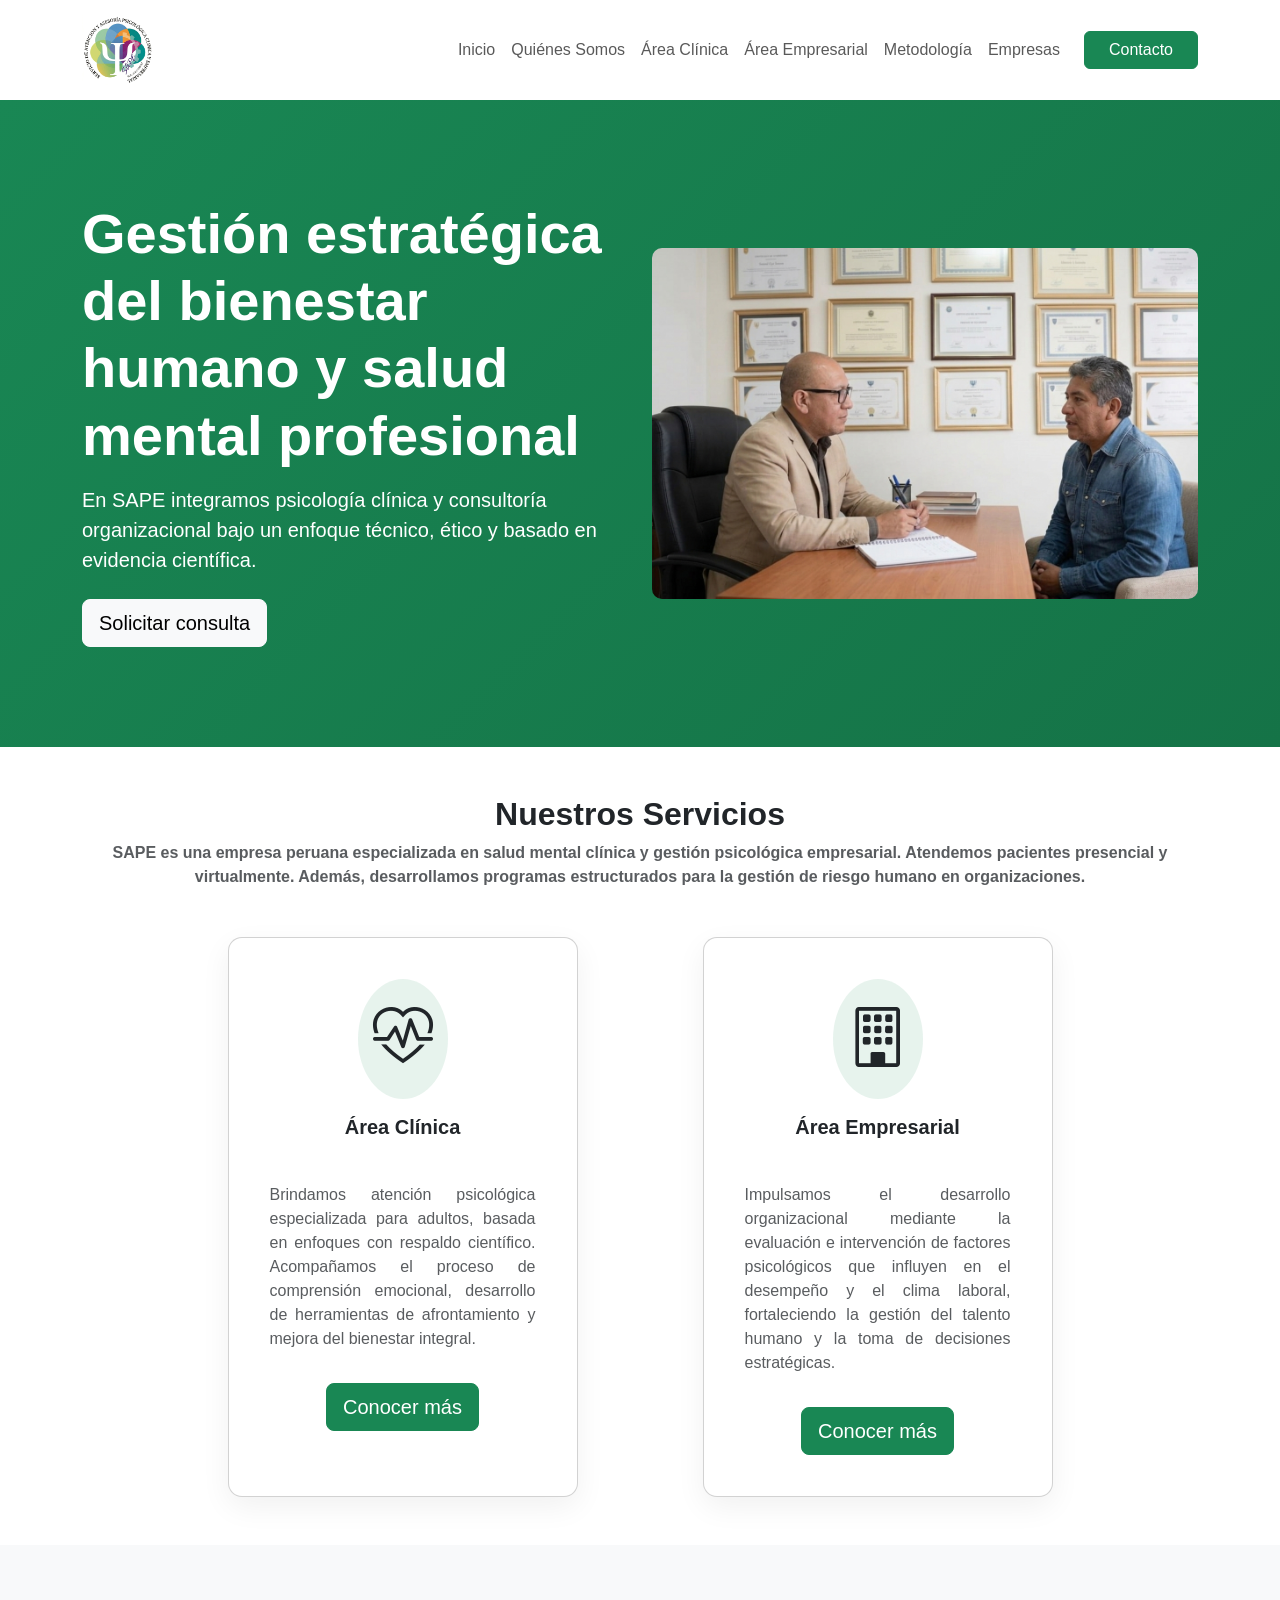
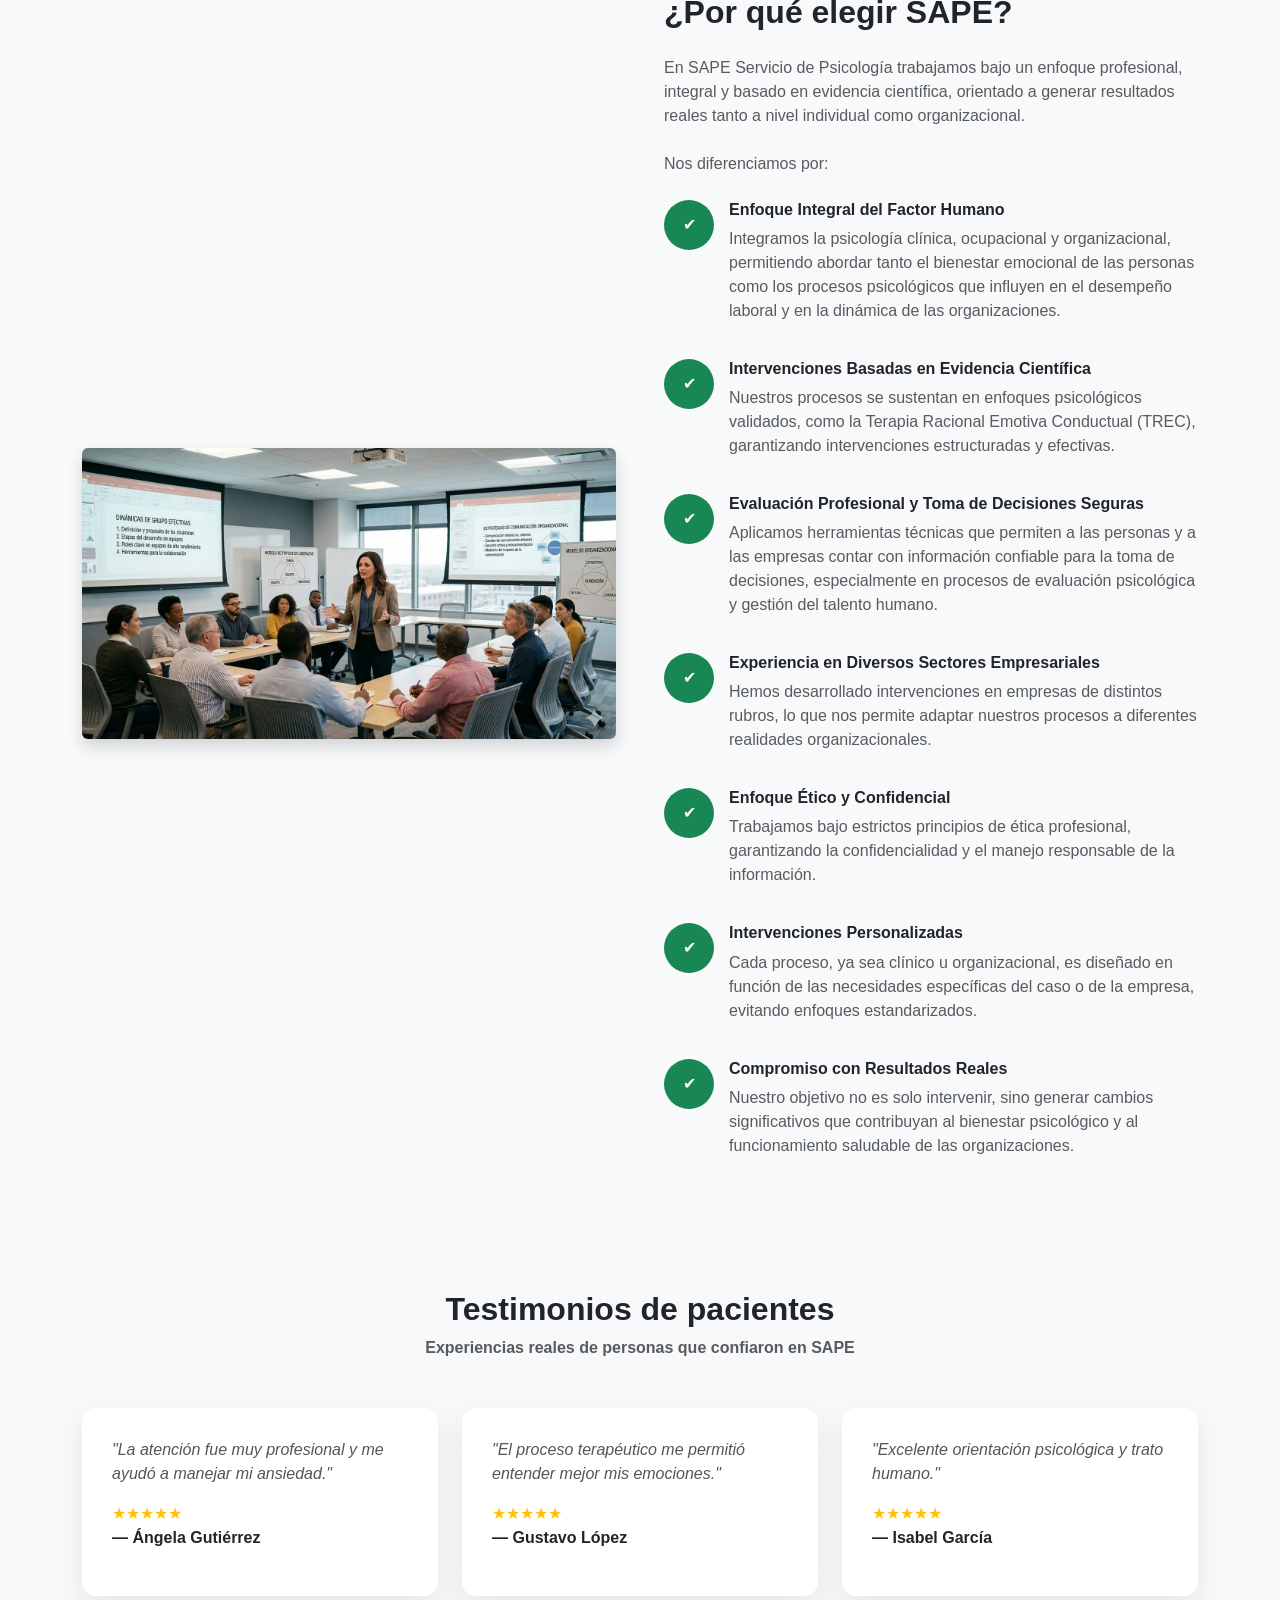
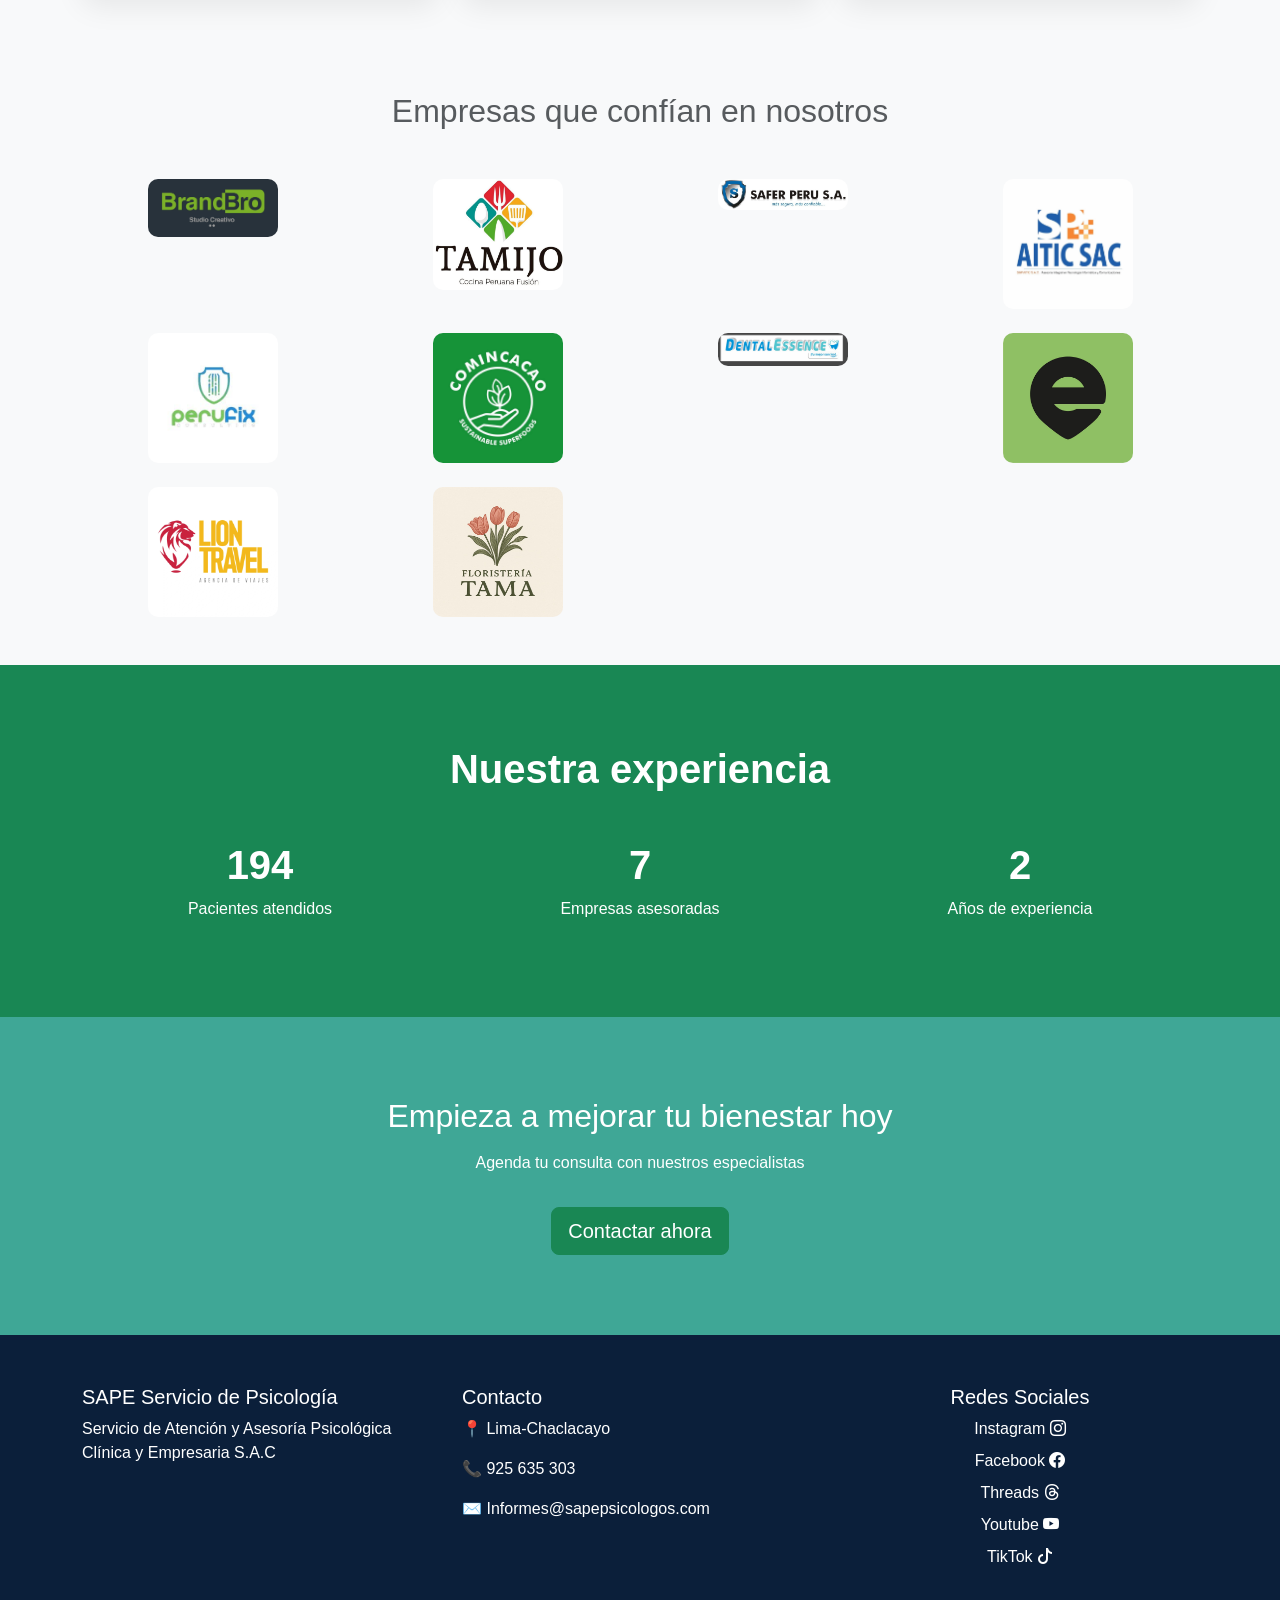
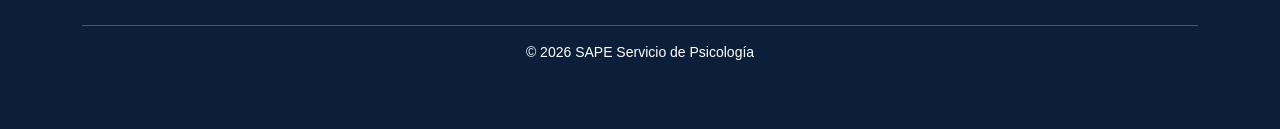
<file: index.html>
<!DOCTYPE html>
<html lang="es">
<head>
  <meta charset="utf-8" />
  <meta name="viewport" content="width=device-width, initial-scale=1" />

  <title>SAPE | Psicología Clínica y Empresarial</title>

  <link href="https://cdn.jsdelivr.net/npm/bootstrap@5.3.8/dist/css/bootstrap.min.css" rel="stylesheet"/>
  <link href="https://cdn.jsdelivr.net/npm/bootstrap-icons@1.11.3/font/bootstrap-icons.css" rel="stylesheet"/>
  <link rel="stylesheet" href="css/styles.css" />
</head>

<body>

<!-- HEADER -->
<header class="header">
  <div class="container">
    <nav class="navbar navbar-expand-lg">
      <a class="navbar-brand" href="index.html">
        <img src="assets/img/logo-sape.jpeg" class="logo-img">
      </a>

      <button class="navbar-toggler" type="button" data-bs-toggle="collapse" data-bs-target="#menu">
        ☰
      </button>

      <div class="collapse navbar-collapse" id="menu">
        <ul class="navbar-nav ms-auto">
          <li class="nav-item"><a class="nav-link" href="index.html">Inicio</a></li>
          <li class="nav-item"><a class="nav-link" href="quienes-somos.html">Quiénes Somos</a></li>
          <li class="nav-item"><a class="nav-link" href="area-clinica.html">Área Clínica</a></li>
          <li class="nav-item"><a class="nav-link" href="area-empresarial.html">Área Empresarial</a></li>
          <li class="nav-item"><a class="nav-link" href="metodologia.html">Metodología</a></li>
          <li class="nav-item"><a class="nav-link" href="empresas.html">Empresas</a></li>
          <li class="nav-item">
            <a class="btn btn-success ms-lg-3 px-4" href="contacto.html">Contacto</a>
          </li>
        </ul>
      </div>
    </nav>
  </div>
</header>

<!-- HERO -->
<section class="hero reveal">
  <div class="container">
    <div class="row align-items-center">
      <div class="col-lg-6">
        <h1 class="display-4 fw-bold">
          Gestión estratégica del bienestar humano y salud mental profesional
        </h1>

        <p class="lead mt-3">
          En SAPE integramos psicología clínica y consultoría organizacional bajo un enfoque técnico, ético y basado en evidencia científica.
        </p>

        <div class="mt-4">
          <a href="contacto.html" class="btn btn-light btn-lg me-3">Solicitar consulta</a>
        </div>
      </div>

      <div class="col-lg-6 text-center">
        <img src="assets/img/hero.jpeg" class="img-fluid hero-img" />
      </div>
    </div>
  </div>
</section>

<!-- SERVICIOS -->
<section class="py-5 reveal">
  <div class="container">
    <div class="text-center mb-5">
      <h2 class="fw-bold">Nuestros Servicios</h2>
      <p class="fw-bold text-muted">
        SAPE es una empresa peruana especializada en salud mental clínica  y gestión psicológica empresarial. Atendemos pacientes presencial y virtualmente. Además, desarrollamos programas estructurados para la gestión de riesgo humano en organizaciones.
      </p>
    </div>

    <div class="row g-4 justify-content-center">

      <div class="col-md-6 col-lg-5">
        <div class="card service-card h-100 text-center">
          <div class="card-body">
            <div class="service-icon mb-3">
              <i class="bi bi-heart-pulse"></i>
            </div>
            <h5 class="fw-bold">Área Clínica</h5>
            <p class="text-muted">
              Brindamos atención psicológica especializada para adultos, basada en enfoques con respaldo científico. Acompañamos el proceso de comprensión emocional, desarrollo de herramientas de afrontamiento y mejora del bienestar integral.
            </p>
            <a href="area-clinica.html" class="btn btn-success btn-lg mt-3">Conocer más</a>
          </div>
        </div>
      </div>

      <div class="col-md-6 col-lg-5">
        <div class="card service-card h-100 text-center">
          <div class="card-body">
            <div class="service-icon mb-3">
              <i class="bi bi-building"></i>
            </div>
            <h5 class="fw-bold">Área Empresarial</h5>
            <p class="text-muted">
              Impulsamos el desarrollo organizacional mediante la evaluación e intervención de factores psicológicos que influyen en el desempeño y el clima laboral, fortaleciendo la gestión del talento humano y la toma de decisiones estratégicas.
            </p>
            <a href="area-empresarial.html" class="btn btn-success btn-lg mt-3">Conocer más</a>
          </div>
        </div>
      </div>

    </div>
  </div>
</section>

<!-- BENEFICIOS -->
<section class="py-5 bg-light reveal">
  <div class="container">
    <div class="row align-items-center g-5">

      <div class="col-lg-6">
        <img src="assets/img/team.jpeg" class="img-fluid rounded shadow" />
      </div>

      <div class="col-lg-6">
        <h2 class="fw-bold mb-4">¿Por qué elegir SAPE?</h2>

        <p class="text-muted mb-4">
          En SAPE Servicio de Psicología trabajamos bajo un enfoque profesional, integral 
          y basado en evidencia científica, orientado a generar resultados reales tanto a nivel individual como organizacional.
        </p>

        <p class="text-muted mb-4">
          Nos diferenciamos por:
        </p>

        <div class="benefit-item"><div class="benefit-icon">✔</div><div><h6 class="fw-bold">Enfoque Integral del Factor Humano</h6><p class="text-muted">Integramos la psicología clínica, ocupacional y organizacional, permitiendo abordar tanto el bienestar emocional de las personas como los procesos psicológicos que influyen en el desempeño laboral y en la dinámica de las organizaciones.</p></div></div>

        <div class="benefit-item"><div class="benefit-icon">✔</div><div><h6 class="fw-bold">Intervenciones Basadas en Evidencia Científica</h6><p class="text-muted">Nuestros procesos se sustentan en enfoques psicológicos validados, como la Terapia Racional Emotiva Conductual (TREC), garantizando intervenciones estructuradas y efectivas.</p></div></div>

        <div class="benefit-item"><div class="benefit-icon">✔</div><div><h6 class="fw-bold">Evaluación Profesional y Toma de Decisiones Seguras</h6><p class="text-muted">Aplicamos herramientas técnicas que permiten a las personas y a las empresas contar con información confiable para la toma de decisiones, especialmente en procesos de evaluación psicológica y gestión del talento humano.</p></div></div>

        <div class="benefit-item"><div class="benefit-icon">✔</div><div><h6 class="fw-bold">Experiencia en Diversos Sectores Empresariales</h6><p class="text-muted">Hemos desarrollado intervenciones en empresas de distintos rubros, lo que nos permite adaptar nuestros procesos a diferentes realidades organizacionales.</p></div></div>

        <div class="benefit-item"><div class="benefit-icon">✔</div><div><h6 class="fw-bold">Enfoque Ético y Confidencial</h6><p class="text-muted">Trabajamos bajo estrictos principios de ética profesional, garantizando la confidencialidad y el manejo responsable de la información.</p></div></div>

        <div class="benefit-item"><div class="benefit-icon">✔</div><div><h6 class="fw-bold">Intervenciones Personalizadas</h6><p class="text-muted">Cada proceso, ya sea clínico u organizacional, es diseñado en función de las necesidades específicas del caso o de la empresa, evitando enfoques estandarizados.</p></div></div>

        <div class="benefit-item"><div class="benefit-icon">✔</div><div><h6 class="fw-bold">Compromiso con Resultados Reales</h6><p class="text-muted">Nuestro objetivo no es solo intervenir, sino generar cambios significativos que contribuyan al bienestar psicológico y al funcionamiento saludable de las organizaciones.</p></div></div>

       
      </div>
    </div>
  </div>
</section>

<!-- TESTIMONIOS -->
<section class="py-5 bg-light reveal">
  <div class="container">
    <div class="text-center mb-5">
      <h2 class="fw-bold">Testimonios de pacientes</h2>
      <p class="fw-bold text-muted">Experiencias reales de personas que confiaron en SAPE</p>
    </div>

    <div class="row g-4">
      <div class="col-md-4">
        <div class="testimonial-card h-100">
          <p class="testimonial-text">"La atención fue muy profesional y me ayudó a manejar mi ansiedad."</p>
          <div class="testimonial-stars">★★★★★</div>
          <p class="testimonial-author">— Ángela Gutiérrez</p>
        </div>
      </div>

      <div class="col-md-4">
        <div class="testimonial-card h-100">
          <p class="testimonial-text">"El proceso terapéutico me permitió entender mejor mis emociones."</p>
          <div class="testimonial-stars">★★★★★</div>
          <p class="testimonial-author">— Gustavo López</p>
        </div>
      </div>

      <div class="col-md-4">
        <div class="testimonial-card h-100">
          <p class="testimonial-text">"Excelente orientación psicológica y trato humano."</p>
          <div class="testimonial-stars">★★★★★</div>
          <p class="testimonial-author">— Isabel García</p>
        </div>
      </div>
    </div>
  </div>
</section>

<!-- CLIENTES -->
<section class="py-5 bg-light reveal">
  <div class="container text-center">
    <h2 class="text-muted mb-5">Empresas que confían en nosotros</h2>

    <div class="row g-4">
      <div class="col-6 col-md-3"><img src="assets/img/client1.jpeg" class="img-fluid client-logo"/></div>
      <div class="col-6 col-md-3"><img src="assets/img/client2.jpeg" class="img-fluid client-logo"/></div>
      <div class="col-6 col-md-3"><img src="assets/img/client3.jpeg" class="img-fluid client-logo"/></div>
      <div class="col-6 col-md-3"><img src="assets/img/client4.jpeg" class="img-fluid client-logo"/></div>
      <div class="col-6 col-md-3"><img src="assets/img/client5.jpeg" class="img-fluid client-logo"/></div>
      <div class="col-6 col-md-3"><img src="assets/img/client6.jpeg" class="img-fluid client-logo"/></div>
      <div class="col-6 col-md-3"><img src="assets/img/client7.jpeg" class="img-fluid client-logo"/></div>
      <div class="col-6 col-md-3"><img src="assets/img/client8.jpeg" class="img-fluid client-logo"/></div>
      <div class="col-6 col-md-3"><img src="assets/img/client9.jpeg" class="img-fluid client-logo"/></div>
      <div class="col-6 col-md-3"><img src="assets/img/client10.jpeg"class="img-fluid client-logo"/><div>

    </div>
  </div>
</section>

<!-- ESTADISTICAS -->
<section class="stats">
  <div class="container text-center">
    <h2 class="mb-5">Nuestra experiencia</h2>
    <div class="row g-4">
      <div class="col-md-4"><h2 class="counter" data-target="1200">0</h2><p>Pacientes atendidos</p></div>
      <div class="col-md-4"><h2 class="counter" data-target="40">0</h2><p>Empresas asesoradas</p></div>
      <div class="col-md-4"><h2 class="counter" data-target="10">0</h2><p>Años de experiencia</p></div>
    </div>
  </div>
</section>

<!-- CTA -->
<section class="cta text-center reveal">
  <div class="container">
    <h2>Empieza a mejorar tu bienestar hoy</h2>
    <p class="mt-3">Agenda tu consulta con nuestros especialistas</p>
    <a href="contacto.html" class="btn btn-success btn-lg mt-3">Contactar ahora</a>
  </div>
</section>

<!-- FOOTER -->
<footer class="footer">
  <div class="container">
    <div class="row g-4">

      <div class="col-lg-4">
        <h5>SAPE Servicio de Psicología</h5>
        <p>Servicio de Atención y Asesoría Psicológica Clínica y Empresaria S.A.C</p>
      </div>

      <div class="col-lg-4">
        <h5>Contacto</h5>
        <p>📍 Lima-Chaclacayo</p>
        <p>📞 925 635 303</p>
        <p>✉️ Informes@sapepsicologos.com</p>
      </div>

      <div class="col-lg-4 text-center">
        <h5>Redes Sociales</h5>

        <a href="https://www.instagram.com/sapepsicologia" target="_blank">Instagram <i class="bi bi-instagram"></i></a>
        <a href="https://www.facebook.com/sapepsicologos" target="_blank">Facebook <i class="bi bi-facebook"></i></a>
        <a href="https://threads.net/@sapepsicologia" target="_blank">Threads <i class="bi bi-threads"></i></a>
        <a href="https://www.youtube.com/@sapepsicologos" target="_blank">Youtube <i class="bi bi-youtube"></i></a>
        <a href="https://www.tiktok.com/@sapepsicologos" target="_blank">TikTok <i class="bi bi-tiktok"></i></a>

      </div>

    </div>

    <hr class="mt-5" />
    <p class="text-center small">© 2026 SAPE Servicio de Psicología</p>
  </div>
</footer>

<script src="https://cdn.jsdelivr.net/npm/bootstrap@5.3.8/dist/js/bootstrap.bundle.min.js"></script>
<script src="js/main.js"></script>

</body>
</html>
</file>
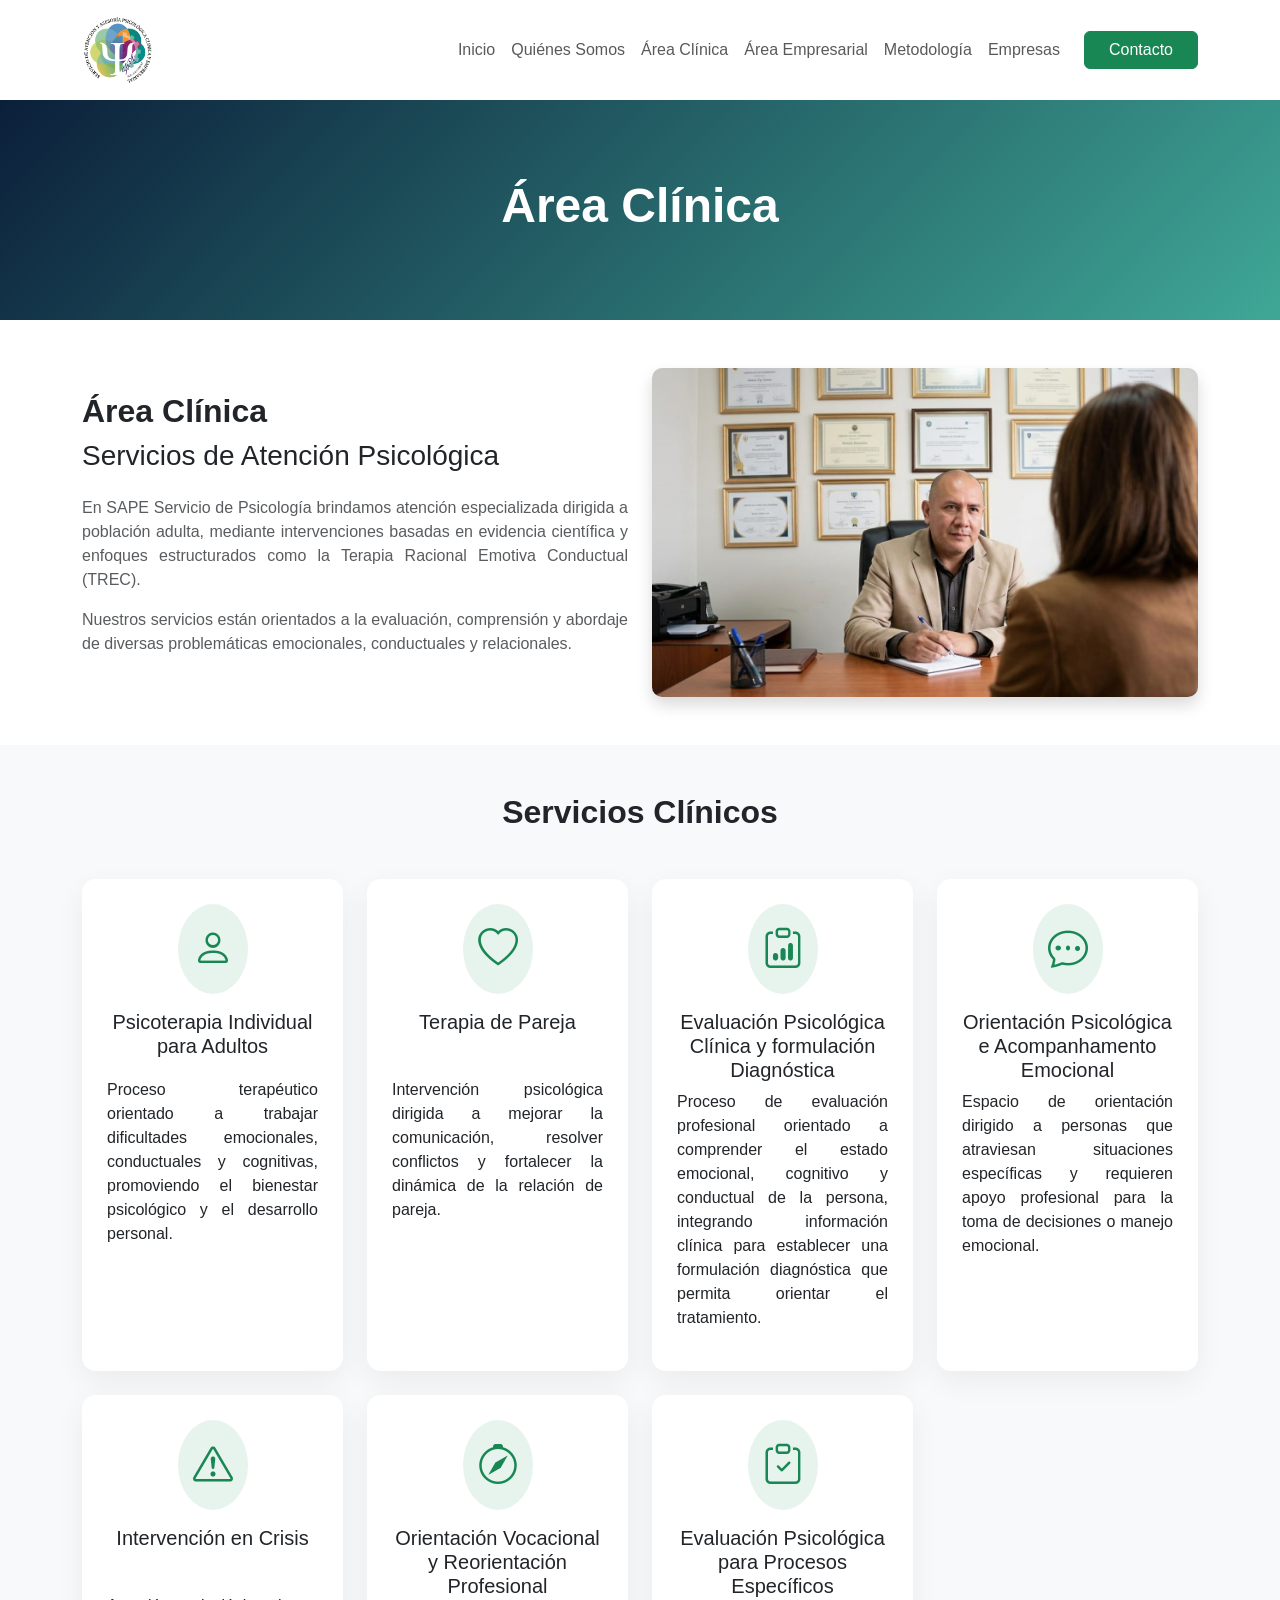
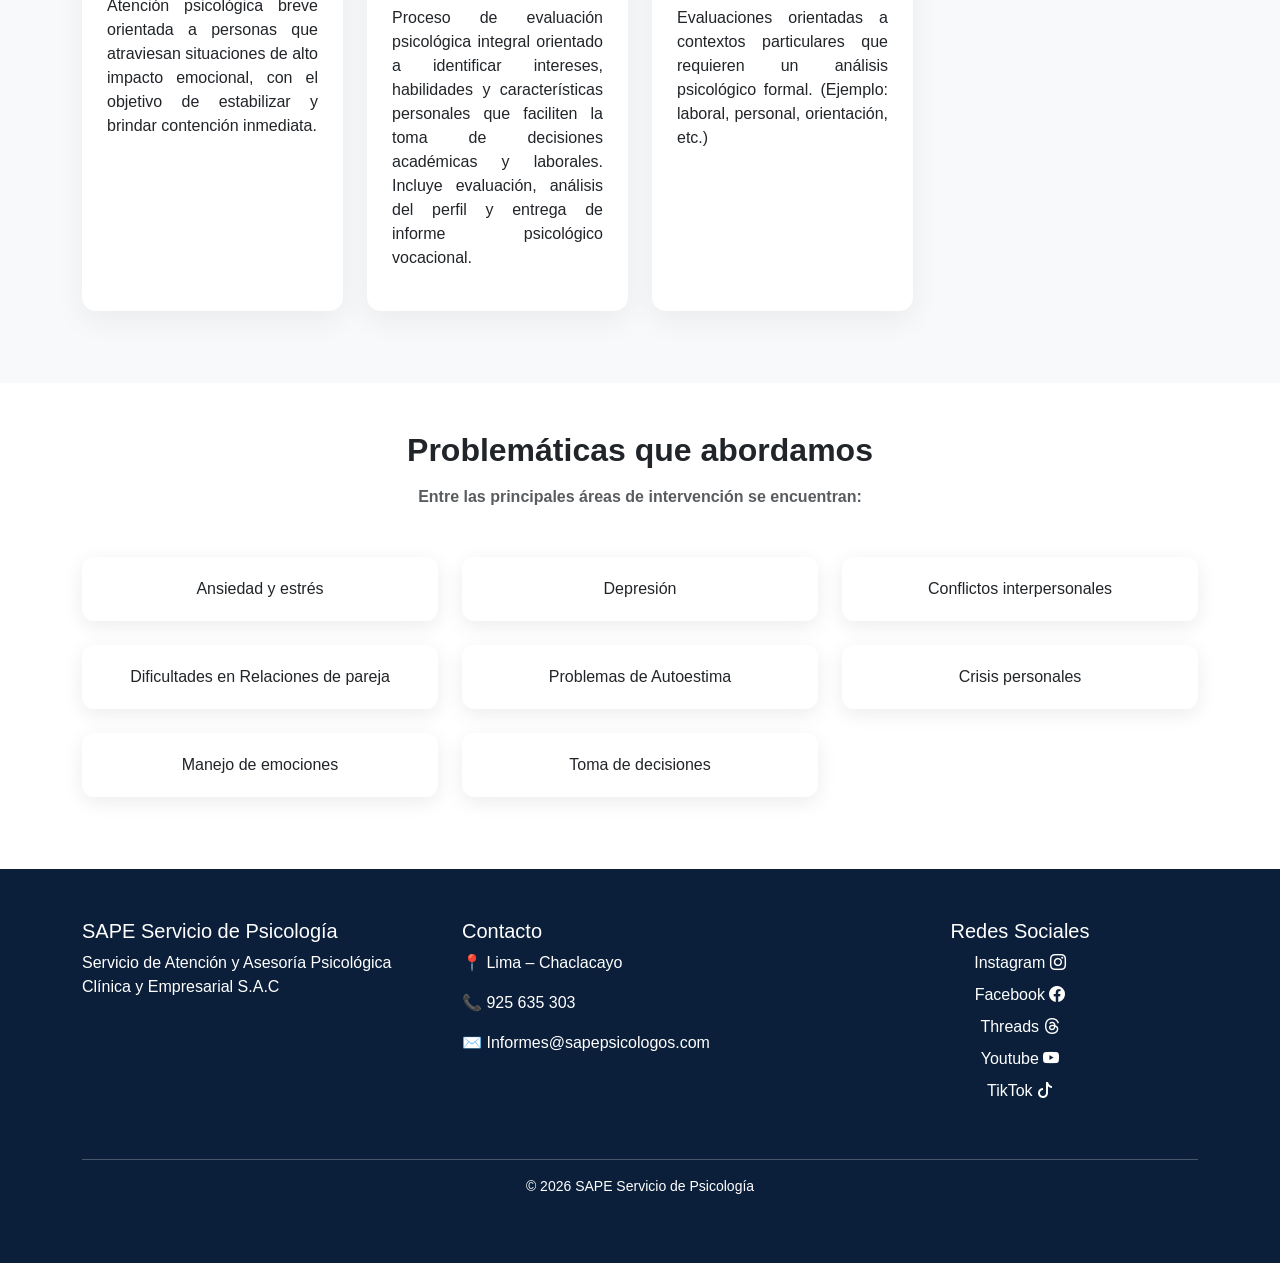
<file: area-clinica.html>
<!DOCTYPE html>
<html lang="es">

<head>
<meta charset="UTF-8">
<meta name="viewport" content="width=device-width, initial-scale=1.0">

<title>Área Clínica | SAPE</title>

<!-- Bootstrap -->
  <link href="https://cdn.jsdelivr.net/npm/bootstrap@5.3.0/dist/css/bootstrap.min.css" rel="stylesheet">

  <!-- Bootstrap Icons -->
  <link href="https://cdn.jsdelivr.net/npm/bootstrap-icons@1.11.3/font/bootstrap-icons.css" rel="stylesheet">

  <!-- CSS -->
  <link rel="stylesheet" href="css/styles.css">

</head>

<body>

<header class="header">
<div class="container">

<nav class="navbar navbar-expand-lg">

<a class="navbar-brand" href="index.html">
<img src="assets/img/logo-sape.jpeg" class="logo-img">
</a>

<button class="navbar-toggler" type="button" data-bs-toggle="collapse" data-bs-target="#menu">
☰
</button>

<div class="collapse navbar-collapse" id="menu">
<ul class="navbar-nav ms-auto">
        <li class="nav-item">
            <a class="nav-link" href="index.html">Inicio</a>
        </li>

        <li class="nav-item">
            <a class="nav-link" href="quienes-somos.html">Quiénes Somos</a>
        </li>

        <li class="nav-item">
            <a class="nav-link" href="area-clinica.html">Área Clínica</a>
        </li>

        <li class="nav-item">
            <a class="nav-link" href="area-empresarial.html">Área Empresarial</a>
        </li>

        <li class="nav-item">
            <a class="nav-link" href="metodologia.html">Metodología</a>
        </li>

        <li class="nav-item">
            <a class="nav-link" href="empresas.html">Empresas</a>
        </li>

        <li class="nav-item">
            <a class="btn btn-success ms-lg-3 px-4" href="contacto.html">Contacto</a>
        </li>

</ul>
</div>

</nav>

</div>
</header>

<section class="hero-clinica text-white d-flex align-items-center">
  <div class="container text-center">
    <h1 class="fw-bold display-5">Área Clínica</h1>
    
  </div>
</section>

<section class="section py-5">
  <div class="container">
  <div class="row align-items-center">

  <div class="col-lg-6">
    <h2 class="fw-bold md-3">Área Clínica</h2>
      <h3 class="mb-4">Servicios de Atención Psicológica</h3>

      <p class="texto-justificado text-muted">
        En SAPE Servicio de Psicología brindamos atención especializada dirigida a población adulta, mediante intervenciones basadas en evidencia 
        científica y enfoques estructurados como la Terapia Racional Emotiva Conductual (TREC).
      </p>

      <p class="texto-justificado text-muted">
        Nuestros servicios están orientados a la evaluación, comprensión y abordaje de diversas problemáticas emocionales, conductuales y relacionales.
      </p>

  </div>

      <div class="col-lg-6">
        <img src="assets/img/clinica.jpeg" class="img-fluid shadow">
      </div>
      </div>
      </div>
</section>

      <section class="py-5 bg-light">
  <div class="container text-center">
    <h2 class="fw-bold mb-5">Servicios Clínicos</h2>

    <div class="row">

      <div class="col-md-3 mb-4">
        <div class="service-card h-100">
          <i class="bi bi-person fs-1 text-success"></i>
          <h5 class="mt-3">Psicoterapia Individual para Adultos</h5>
          <p class="text-justify">
            Proceso terapéutico orientado a trabajar dificultades emocionales, conductuales y cognitivas, promoviendo
            el bienestar psicológico y el desarrollo personal.
          </p>
        </div>
      </div>

      <div class="col-md-3 mb-4">
        <div class="service-card h-100">
          <i class="bi bi-heart fs-1 text-success"></i>
          <h5 class="mt-3">Terapia de Pareja</h5>
          <p class="text-justify">
            Intervención psicológica dirigida a mejorar la comunicación, resolver conflictos
            y fortalecer la dinámica de la relación de pareja.
          </p>
        </div>
      </div>

      <div class="col-md-3 mb-4">
        <div class="service-card h-100">
          <i class="bi bi-clipboard-data fs-1 text-success"></i>
          <h5 class="mt-3">Evaluación Psicológica Clínica y formulación Diagnóstica</h5>
          <p class="text-justify">
            Proceso de evaluación profesional orientado a comprender el estado emocional, cognitivo
            y conductual de la persona, integrando información clínica para establecer una formulación diagnóstica que permita orientar el tratamiento.
          </p>
        </div>
      </div>

      <div class="col-md-3 mb-4">
        <div class="service-card h-100">
          <i class="bi bi-chat-dots fs-1 text-success"></i>
          <h5 class="mt-3">Orientación Psicológica e Acompanhamento Emocional</h5>
          <p class="text-justify">
            Espacio de orientación dirigido a personas que atraviesan situaciones específicas y requieren apoyo profesional
            para la toma de decisiones o manejo emocional.
          </p>
        </div>
      </div>

      <div class="col-md-3 mb-4">
        <div class="service-card h-100">
          <i class="bi bi-exclamation-triangle fs-1 text-success"></i>
          <h5 class="mt-3">Intervención en Crisis</h5>
          <p class="text-justify">
            Atención psicológica breve orientada a personas que atraviesan situaciones de alto impacto emocional, con el 
            objetivo de estabilizar y brindar contención inmediata.
          </p>
        </div>
      </div>

      <div class="col-md-3 mb-4">
        <div class="service-card h-100">
          <i class="bi bi-compass fs-1 text-success"></i>
          <h5 class="mt-3">Orientación Vocacional y Reorientación Profesional</h5>
          <p class="text-justify">
            Proceso de evaluación psicológica integral orientado a identificar intereses, habilidades y características personales que 
            faciliten la toma de decisiones académicas y laborales.
            Incluye evaluación, análisis del perfil y entrega de informe psicológico vocacional.
          </p>
        </div>
      </div>

      <div class="col-md-3 mb-4">
        <div class="service-card h-100">
          <i class="bi bi-clipboard-check fs-1 text-success"></i>
          <h5 class="mt-3">Evaluación Psicológica para Procesos Específicos</h5>
          <p class="text-justify">
            Evaluaciones orientadas a contextos particulares que requieren un análisis psicológico formal.
            (Ejemplo: laboral, personal, orientación, etc.)
          </p>
        </div>
      </div>
</section>

<section class="py-5">
  <div class="container">
    <h2 class="fw-bold text-center mb-3">Problemáticas que abordamos</h2>
    <p class=" fw-bold text-center text-muted mb-5">
      Entre las principales áreas de intervención se encuentran:
    </p>

    <div class="row">

      <div class="col-12 col-md-4 mb-4">
        <div class="problema-card">
          Ansiedad y estrés
        </div>
      </div>

      <div class="col-12 col-md-4 mb-4">
        <div class="problema-card">
          Depresión
        </div>
      </div>

      <div class="col-12 col-md-4 mb-4">
        <div class="problema-card">
          Conflictos interpersonales
        </div>
      </div>

      <div class="col-12 col-md-4 mb-4">
        <div class="problema-card">
          Dificultades en Relaciones de pareja
        </div>
      </div>

      <div class="col-12 col-md-4 mb-4">
        <div class="problema-card">
          Problemas de Autoestima
        </div>
      </div>

      <div class="col-12 col-md-4 mb-4">
        <div class="problema-card">
          Crisis personales
        </div>
      </div>

      <div class="col-12 col-md-4 mb-4">
        <div class="problema-card">
          Manejo de emociones
        </div>
      </div>

      <div class="col-12 col-md-4 mb-4">
        <div class="problema-card">
          Toma de decisiones
        </div>
      </div>
    </div>
  </div>
</section>

<!-- FOOTER -->
 <footer class="footer">
      <div class="container">
        <div class="row g-4">
          <div class="col-lg-4">
            <h5>SAPE Servicio de Psicología</h5>

            <p>
              Servicio de Atención y Asesoría Psicológica Clínica y Empresarial
              S.A.C
            </p>
          </div>

          <div class="col-lg-4">
            <h5>Contacto</h5>

            <p>📍 Lima – Chaclacayo</p>

            <p>📞 925 635 303</p>

            <p>✉️ Informes@sapepsicologos.com</p>
          </div>

          <div class="col-lg-4 text-center">
            <h5>Redes Sociales</h5>

            <a href="https://www.instagram.com/sapepsicologia" target="_blank">Instagram
            <i class="bi bi-instagram"></i>
            </a>

            <a href="https://www.facebook.com/sapepsicologos" target="_blank">Facebook
            <i class="bi bi-facebook"></i>
            </a>

            <a href="https://threads.net/@sapepsicologia" target="_blank">Threads
            <i class="bi bi-threads"></i>
            </a>

            <a href="https://www.youtube.com/@sapepsicologos" target="_blank">Youtube
            <i class="bi bi-youtube"></i>
            </a>
          
            <a href="https://www.tiktok.com/@sapepsicologos" target="_blank">TikTok
            <i class="bi bi-tiktok"></i>
            </a>
              
          </div>
        </div>

        <hr class="mt-5" />

        <p class="text-center small">© 2026 SAPE Servicio de Psicología</p>
         
      </div>
    </footer>

    <script src="https://cdn.jsdelivr.net/npm/bootstrap@5.3.8/dist/js/bootstrap.bundle.min.js"></script>
    <script src="js/main.js"></script>
  </body>
</html>
</file>
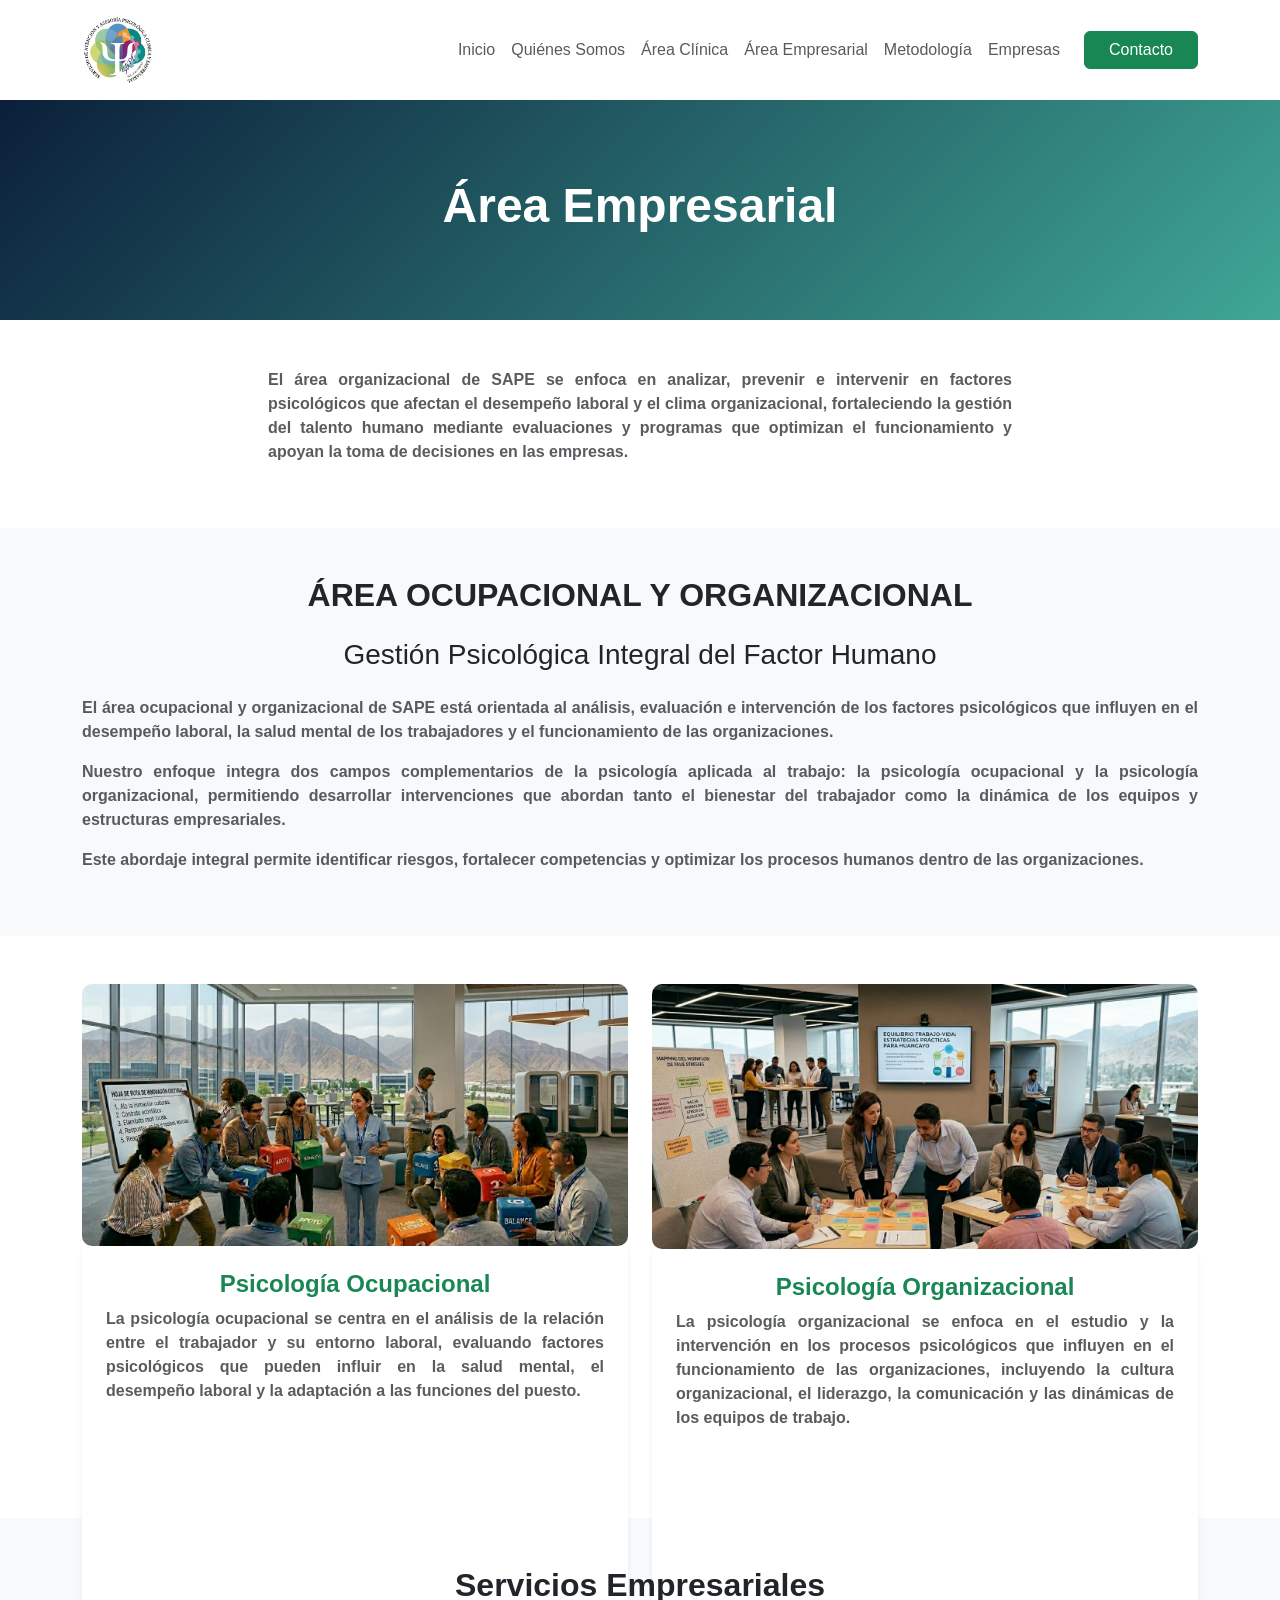
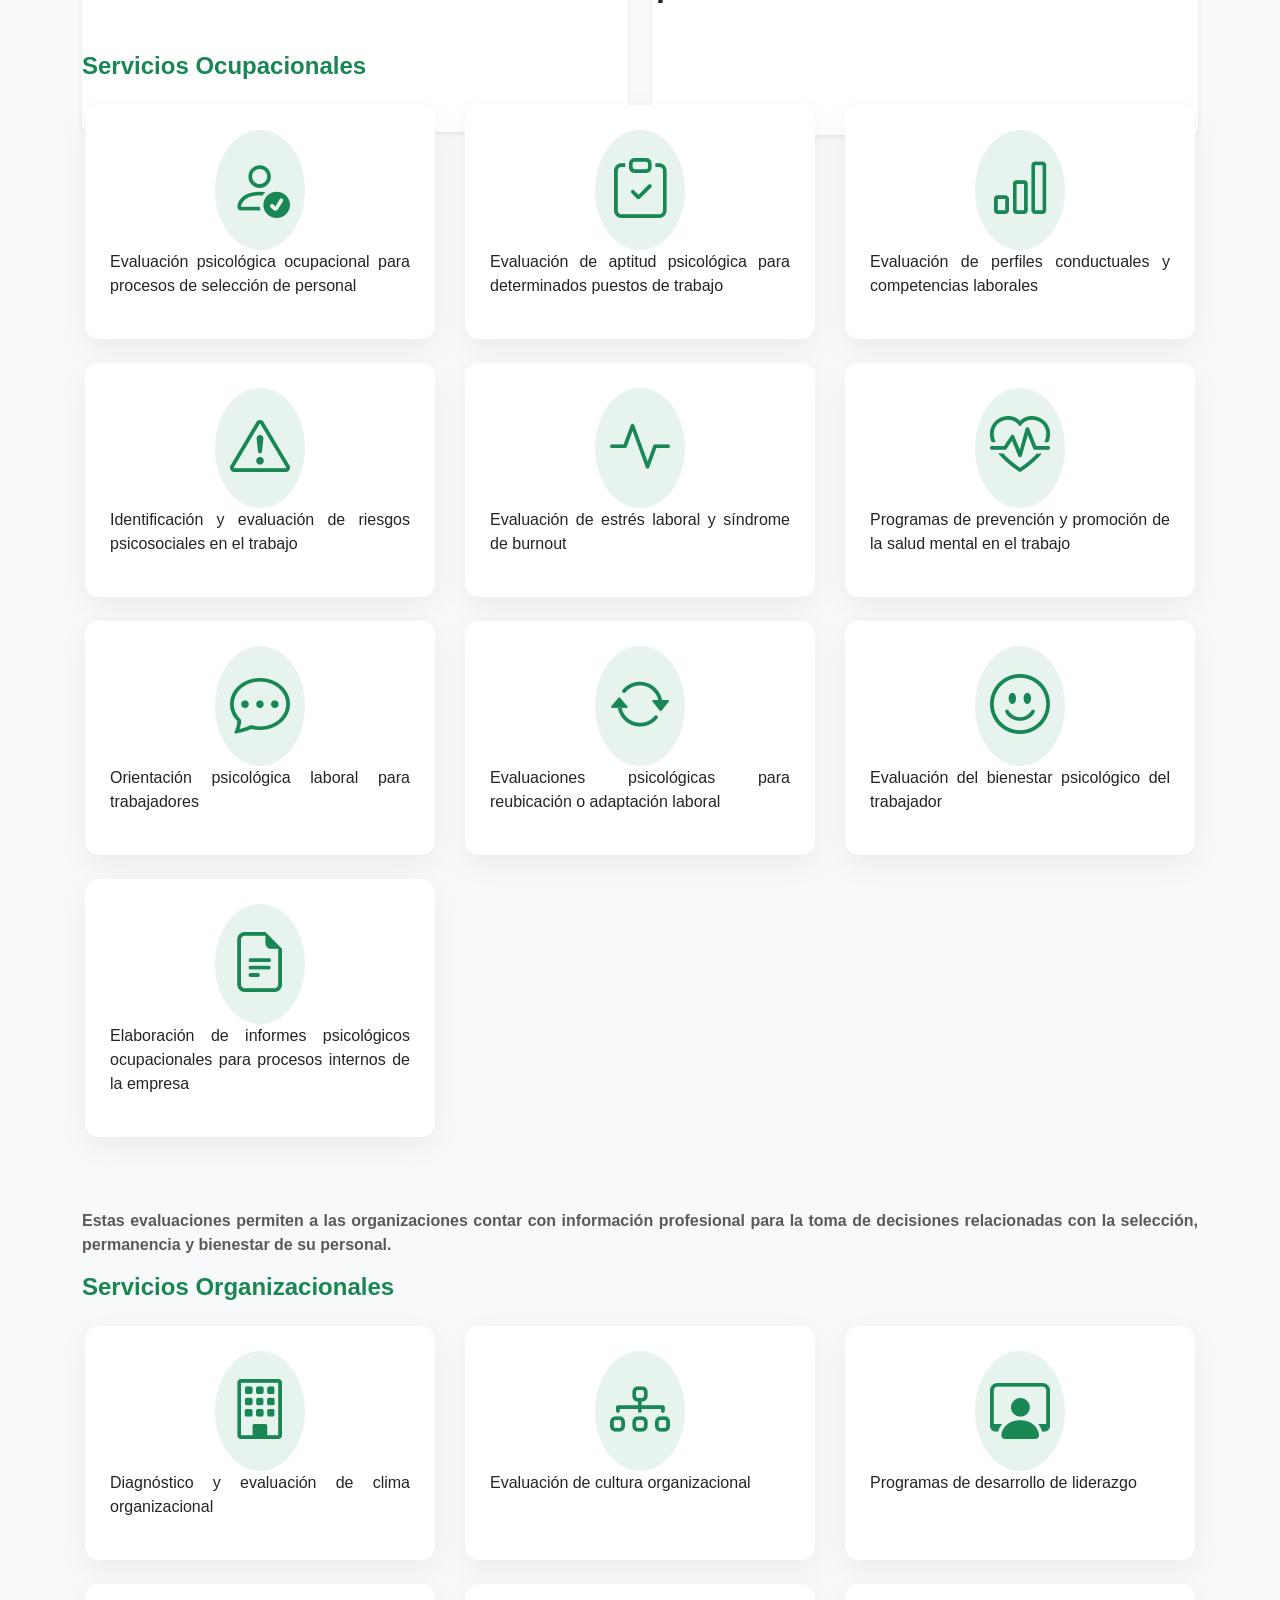
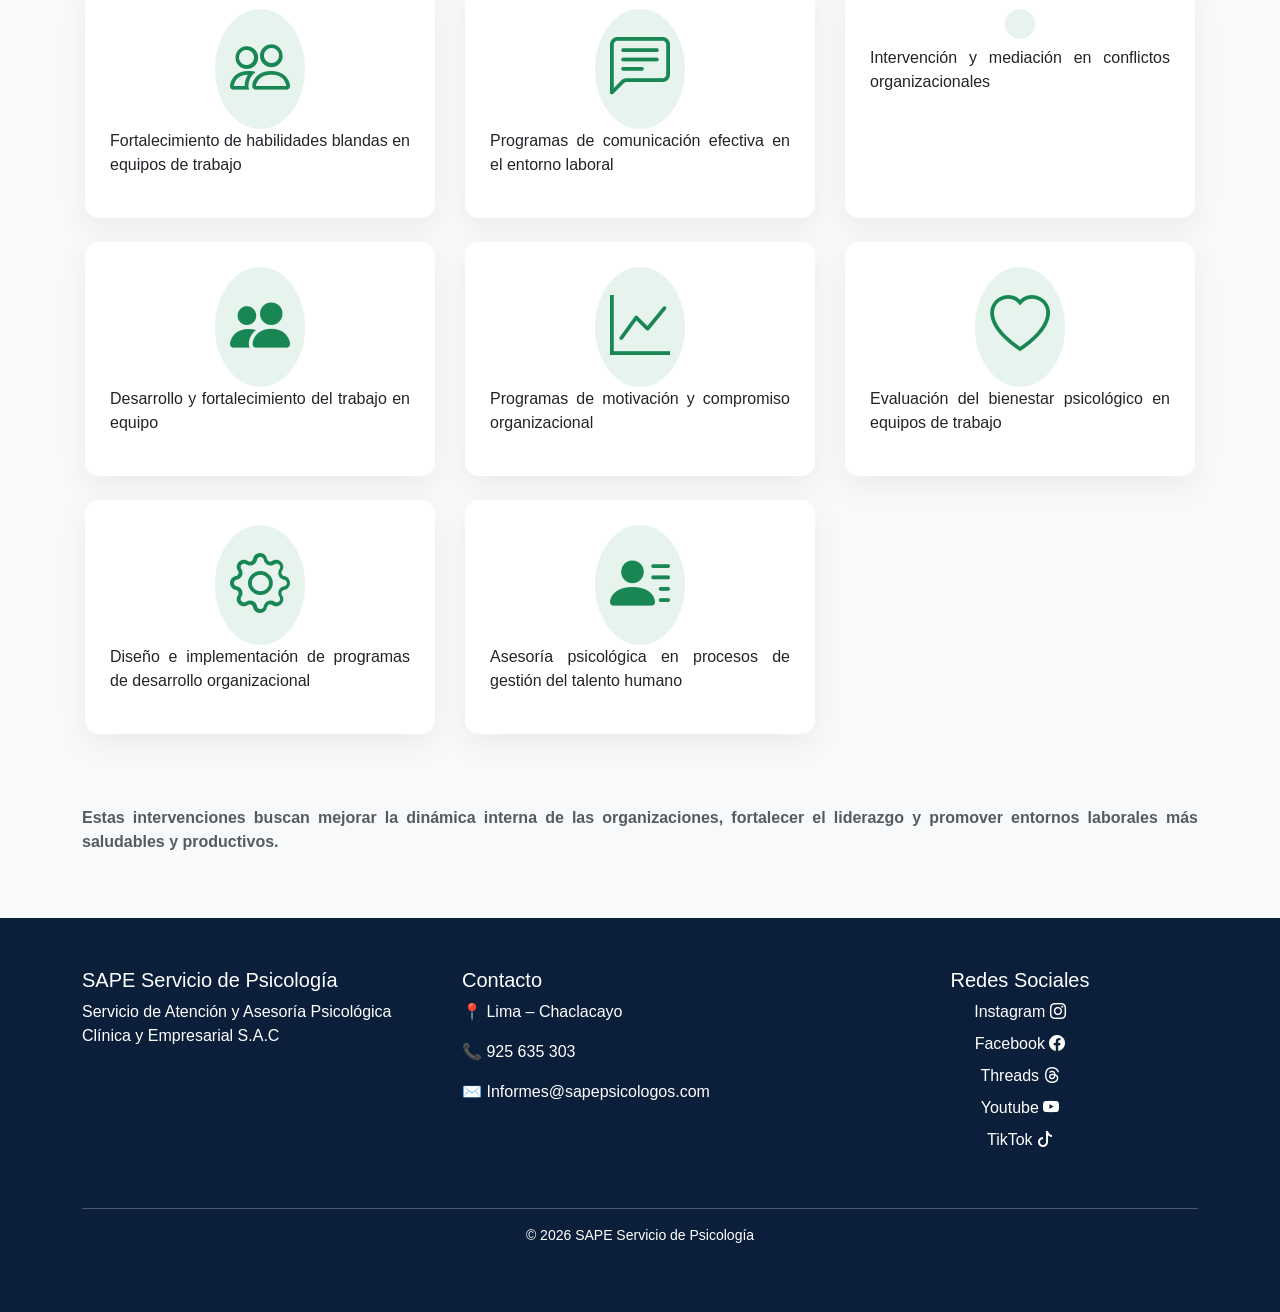
<file: area-empresarial.html>
<!DOCTYPE html>
<html lang="es">

<head>
<meta charset="UTF-8">
<meta name="viewport" content="width=device-width, initial-scale=1.0">

<title>Área Empresarial | SAPE</title>

<!-- Bootstrap -->
  <link href="https://cdn.jsdelivr.net/npm/bootstrap@5.3.0/dist/css/bootstrap.min.css" rel="stylesheet">

  <!-- Bootstrap Icons -->
  <link href="https://cdn.jsdelivr.net/npm/bootstrap-icons@1.11.3/font/bootstrap-icons.css" rel="stylesheet">

  <!-- CSS -->
  <link rel="stylesheet" href="css/styles.css">

</head>

<body>

<header class="header">
  <div class="container">

    <nav class="navbar navbar-expand-lg">
      <a class="navbar-brand" href="index.html">
        <img src="assets/img/logo-sape.jpeg" class="logo-img">
      </a>

      <button class="navbar-toggler" type="button" data-bs-toggle="collapse" data-bs-target="#menu">
        ☰
      </button>

      <div class="collapse navbar-collapse" id="menu">
        <ul class="navbar-nav ms-auto">
          <li class="nav-item"><a class="nav-link" href="index.html">Inicio</a></li>
          <li class="nav-item"><a class="nav-link" href="quienes-somos.html">Quiénes Somos</a></li>
          <li class="nav-item"><a class="nav-link" href="area-clinica.html">Área Clínica</a></li>
          <li class="nav-item"><a class="nav-link" href="area-empresarial.html">Área Empresarial</a></li>
          <li class="nav-item"><a class="nav-link" href="metodologia.html">Metodología</a></li>
          <li class="nav-item"><a class="nav-link" href="empresas.html">Empresas</a></li>
          <li class="nav-item">
            <a class="btn btn-success ms-lg-3 px-4" href="contacto.html">Contacto</a>
          </li>
        </ul>
      </div>
    </nav>
  </div>
</header>

<section class="hero-empresarial text-white d-flex align-items-center">
  <div class="container text-center">
    <h1 class="fw-bold display-5">Área Empresarial</h1>
  </div>
</section>

<!-- INTRO -->
<section class="py-5">
  <div class="container">
    <div class="col-lg-8 mx-auto text-center">

      <p class="fw-bold texto-justificado text-muted">
        El área organizacional de SAPE se enfoca en analizar, prevenir e intervenir en factores psicológicos 
        que afectan el desempeño laboral y el clima organizacional, fortaleciendo la gestión del talento humano mediante evaluaciones y programas que optimizan el funcionamiento y apoyan la toma de decisiones en las empresas.
      </p>

    </div>
  </div>
</section>

<!-- NUEVA SECCIÓN -->

<section class="py-5 bg-light">
  <div class="container">
    <h2 class="fw-bold text-center mb-4">
      ÁREA OCUPACIONAL Y ORGANIZACIONAL
    </h2>

    <h3 class="text-center mb-4">
      Gestión Psicológica Integral del Factor Humano
    </h3>

    <p class="fw-bold texto-justificado text-muted">
      El área ocupacional y organizacional de SAPE está orientada al análisis, evaluación e intervención de los factores psicológicos que influyen en el desempeño laboral, la salud mental de los trabajadores y el funcionamiento de las organizaciones.
    </p>

    <p class="fw-bold texto-justificado text-muted">
      Nuestro enfoque integra dos campos complementarios de la psicología aplicada al trabajo: la psicología ocupacional y la psicología organizacional, permitiendo desarrollar intervenciones que abordan tanto el bienestar del trabajador como la dinámica de los equipos y estructuras empresariales.
    </p>

    <p class="fw-bold texto-justificado text-muted">
      Este abordaje integral permite identificar riesgos, fortalecer competencias y optimizar los procesos humanos dentro de las organizaciones.
    </p>

  </div>
</section>
    

<!-- COLUMNAS -->

<!-- COLUMNAS -->
<section class="py-5">
  <div class="container">
    <div class="row">

      <!-- Psicología Ocupacional -->
      <div class="col-lg-6 text-center">
        <img src="assets/img/ocupacional.jpeg" class="img-fluid hero-img" />
        <div class="p-4 shadow-sm h-100 bg-white rounded">
          <h4 class="fw-bold text-success">Psicología Ocupacional</h4>
          <p class="fw-bold texto-justificado text-muted">
            La psicología ocupacional se centra en el análisis de la relación entre el trabajador y su entorno laboral, evaluando factores psicológicos que pueden influir en la salud mental, el desempeño laboral y la adaptación a las funciones del puesto.
          </p>
        </div>
      </div>

      <!-- Psicología Organizacional -->
      <div class="col-lg-6 text-center">
        <img src="assets/img/organizacional.jpeg" class="img-fluid hero-img" />
        <div class="p-4 shadow-sm h-100 bg-white rounded">
          <h4 class="fw-bold text-success">Psicología Organizacional</h4>
          <p class="fw-bold texto-justificado text-muted">
            La psicología organizacional se enfoca en el estudio y la intervención en los procesos psicológicos que influyen en el funcionamiento de las organizaciones, incluyendo la cultura organizacional, el liderazgo, la comunicación y las dinámicas de los equipos de trabajo.
          </p>
        </div>
      </div>

     </div>
  </div>
</section>

<!-- SERVICIOS COMO TARJETAS -->
<section class="py-5 bg-light">
  <div class="container">

    <h2 class="text-center fw-bold mb-5">Servicios Empresariales</h2>

<!-- SERVICIOS OCUPACIONALES -->
    <div class="row">
      <div class="col-12">
    
        <h4 class="fw-bold mb-4 text-success">Servicios Ocupacionales</h4>
      </div>
    </div>

    <div class="row mb-5">

        <div class="col-md-4 mb-4">
          <div class="service-card text-center h-100">
            <i class="bi bi-person-check service-icon text-success"></i>
            <p>Evaluación psicológica ocupacional para procesos de selección de personal</p>
          </div>
        </div>

        <div class="col-md-4 mb-4">
          <div class="service-card text-center h-100">
            <i class="bi bi-clipboard-check service-icon text-success"></i>
            <p>Evaluación de aptitud psicológica para determinados puestos de trabajo</p>
          </div>
        </div>

        <div class="col-md-4 mb-4">
          <div class="service-card text-center h-100">
            <i class="bi bi-bar-chart service-icon text-success"></i>
            <p>Evaluación de perfiles conductuales y competencias laborales</p>
          </div>
        </div>

        <div class="col-md-4 mb-4">
          <div class="service-card text-center h-100">
            <i class="bi bi-exclamation-triangle service-icon text-success"></i>
            <p>Identificación y evaluación de riesgos psicosociales en el trabajo</p>
          </div>
        </div>

        <div class="col-md-4 mb-4">
          <div class="service-card text-center h-100">
            <i class="bi bi-activity service-icon text-success"></i>
            <p>Evaluación de estrés laboral y síndrome de burnout</p>
          </div>
        </div>

        <div class="col-md-4 mb-4">
          <div class="service-card text-center h-100">
            <i class="bi bi-heart-pulse service-icon text-success"></i>
            <p>Programas de prevención y promoción de la salud mental en el trabajo</p>
          </div>
        </div>

        <div class="col-md-4 mb-4">
          <div class="service-card text-center h-100">
            <i class="bi bi-chat-dots service-icon text-success"></i>
            <p>Orientación psicológica laboral para trabajadores</p>
          </div>
        </div>

        <div class="col-md-4 mb-4">
          <div class="service-card text-center h-100">
            <i class="bi bi-arrow-repeat service-icon text-success"></i>
            <p>Evaluaciones psicológicas para reubicación o adaptación laboral</p>
          </div>
        </div>

        <div class="col-md-4 mb-4">
          <div class="service-card text-center h-100">
            <i class="bi bi-emoji-smile service-icon text-success"></i>
            <p>Evaluación del bienestar psicológico del trabajador</p>
          </div>
        </div>

        <div class="col-md-4 mb-4">
          <div class="service-card text-center h-100">
            <i class="bi bi-file-earmark-text service-icon text-success"></i>
            <p>Elaboración de informes psicológicos ocupacionales para procesos internos de la empresa</p>
          </div>
        </div>

      </div>

      <p class="fw-bold texto-justificado text-muted mb-6">
        Estas evaluaciones permiten a las organizaciones contar con información profesional 
        para la toma de decisiones relacionadas con la selección, permanencia y bienestar de su personal.
      </p>

      <!-- SERVICIOS ORGANIZACIONALES -->
      <div class="row">
        <div class="col-12">
          <h4 class="fw-bold mb-4 text-success">Servicios Organizacionales</h4>
        </div>
      </div>

      <div class="row mb-5">


        <div class="col-md-4 mb-4">
          <div class="service-card text-center h-100">
            <i class="bi bi-building service-icon text-success"></i>
            <p>Diagnóstico y evaluación de clima organizacional</p>
          </div>
        </div>

        <div class="col-md-4 mb-4">
          <div class="service-card text-center h-100">
            <i class="bi bi-diagram-3 service-icon text-success"></i>
            <p>Evaluación de cultura organizacional</p>
          </div>
        </div>

        <div class="col-md-4 mb-4">
          <div class="service-card text-center h-100">
            <i class="bi bi-person-workspace service-icon text-success"></i>
            <p>Programas de desarrollo de liderazgo</p>
          </div>
        </div>

        <div class="col-md-4 mb-4">
          <div class="service-card text-center h-100">
            <i class="bi bi-people service-icon text-success"></i>
            <p>Fortalecimiento de habilidades blandas en equipos de trabajo</p>
          </div>
        </div>

        <div class="col-md-4 mb-4">
          <div class="service-card text-center h-100">
            <i class="bi bi-chat-left-text service-icon text-success"></i>
            <p>Programas de comunicación efectiva en el entorno laboral</p>
          </div>
        </div>

        <div class="col-md-4 mb-4">
          <div class="service-card text-center h-100">
            <i class="bi bi-handshake service-icon text-success"></i>
            <p>Intervención y mediación en conflictos organizacionales</p>
          </div>
        </div>

        <div class="col-md-4 mb-4">
          <div class="service-card text-center h-100">
            <i class="bi bi-people-fill service-icon text-success"></i>
            <p>Desarrollo y fortalecimiento del trabajo en equipo</p>
          </div>
        </div>

        <div class="col-md-4 mb-4">
          <div class="service-card text-center h-100">
            <i class="bi bi-graph-up service-icon text-success"></i>
            <p>Programas de motivación y compromiso organizacional</p>
          </div>
        </div>

        <div class="col-md-4 mb-4">
          <div class="service-card text-center h-100">
            <i class="bi bi-heart service-icon text-success"></i>
            <p>Evaluación del bienestar psicológico en equipos de trabajo</p>
          </div>
        </div>

        <div class="col-md-4 mb-4">
          <div class="service-card text-center h-100">
            <i class="bi bi-gear service-icon text-success"></i>
            <p>Diseño e implementación de programas de desarrollo organizacional</p>
          </div>
        </div>

        <div class="col-md-4 mb-4">
          <div class="service-card text-center h-100">
            <i class="bi bi-person-lines-fill service-icon text-success"></i>
            <p>Asesoría psicológica en procesos de gestión del talento humano</p>
          </div>
        </div>
      </div>

      <p class="fw-bold texto-justificado text-muted mb-6">
        Estas intervenciones buscan mejorar la dinámica interna de las organizaciones, fortalecer el liderazgo y
        promover entornos laborales más saludables y productivos.
      </p>

    </div>
  </div>
</section>

<!-- FOOTER -->
 <footer class="footer">
      <div class="container">
        <div class="row g-4">
          <div class="col-lg-4">
            <h5>SAPE Servicio de Psicología</h5>

            <p>
              Servicio de Atención y Asesoría Psicológica Clínica y Empresarial
              S.A.C
            </p>
          </div>

          <div class="col-lg-4">
            <h5>Contacto</h5>

            <p>📍 Lima – Chaclacayo</p>

            <p>📞 925 635 303</p>

            <p>✉️ Informes@sapepsicologos.com</p>
          </div>

          <div class="col-lg-4 text-center">
            <h5>Redes Sociales</h5>

            <a href="https://www.instagram.com/sapepsicologia" target="_blank">Instagram
            <i class="bi bi-instagram"></i>
            </a>

            <a href="https://www.facebook.com/sapepsicologos" target="_blank">Facebook
            <i class="bi bi-facebook"></i>
            </a>

            <a href="https://threads.net/@sapepsicologia" target="_blank">Threads
            <i class="bi bi-threads"></i>
            </a>

            <a href="https://www.youtube.com/@sapepsicologos" target="_blank">Youtube
            <i class="bi bi-youtube"></i>
            </a>
          
            <a href="https://www.tiktok.com/@sapepsicologos" target="_blank">TikTok
            <i class="bi bi-tiktok"></i>
            </a>
              
          </div>
        </div>

        <hr class="mt-5" />

        <p class="text-center small">© 2026 SAPE Servicio de Psicología</p>
         
      </div>
    </footer>

    <script src="https://cdn.jsdelivr.net/npm/bootstrap@5.3.8/dist/js/bootstrap.bundle.min.js"></script>
    <script src="js/main.js"></script>
  </body>
</html>
</file>
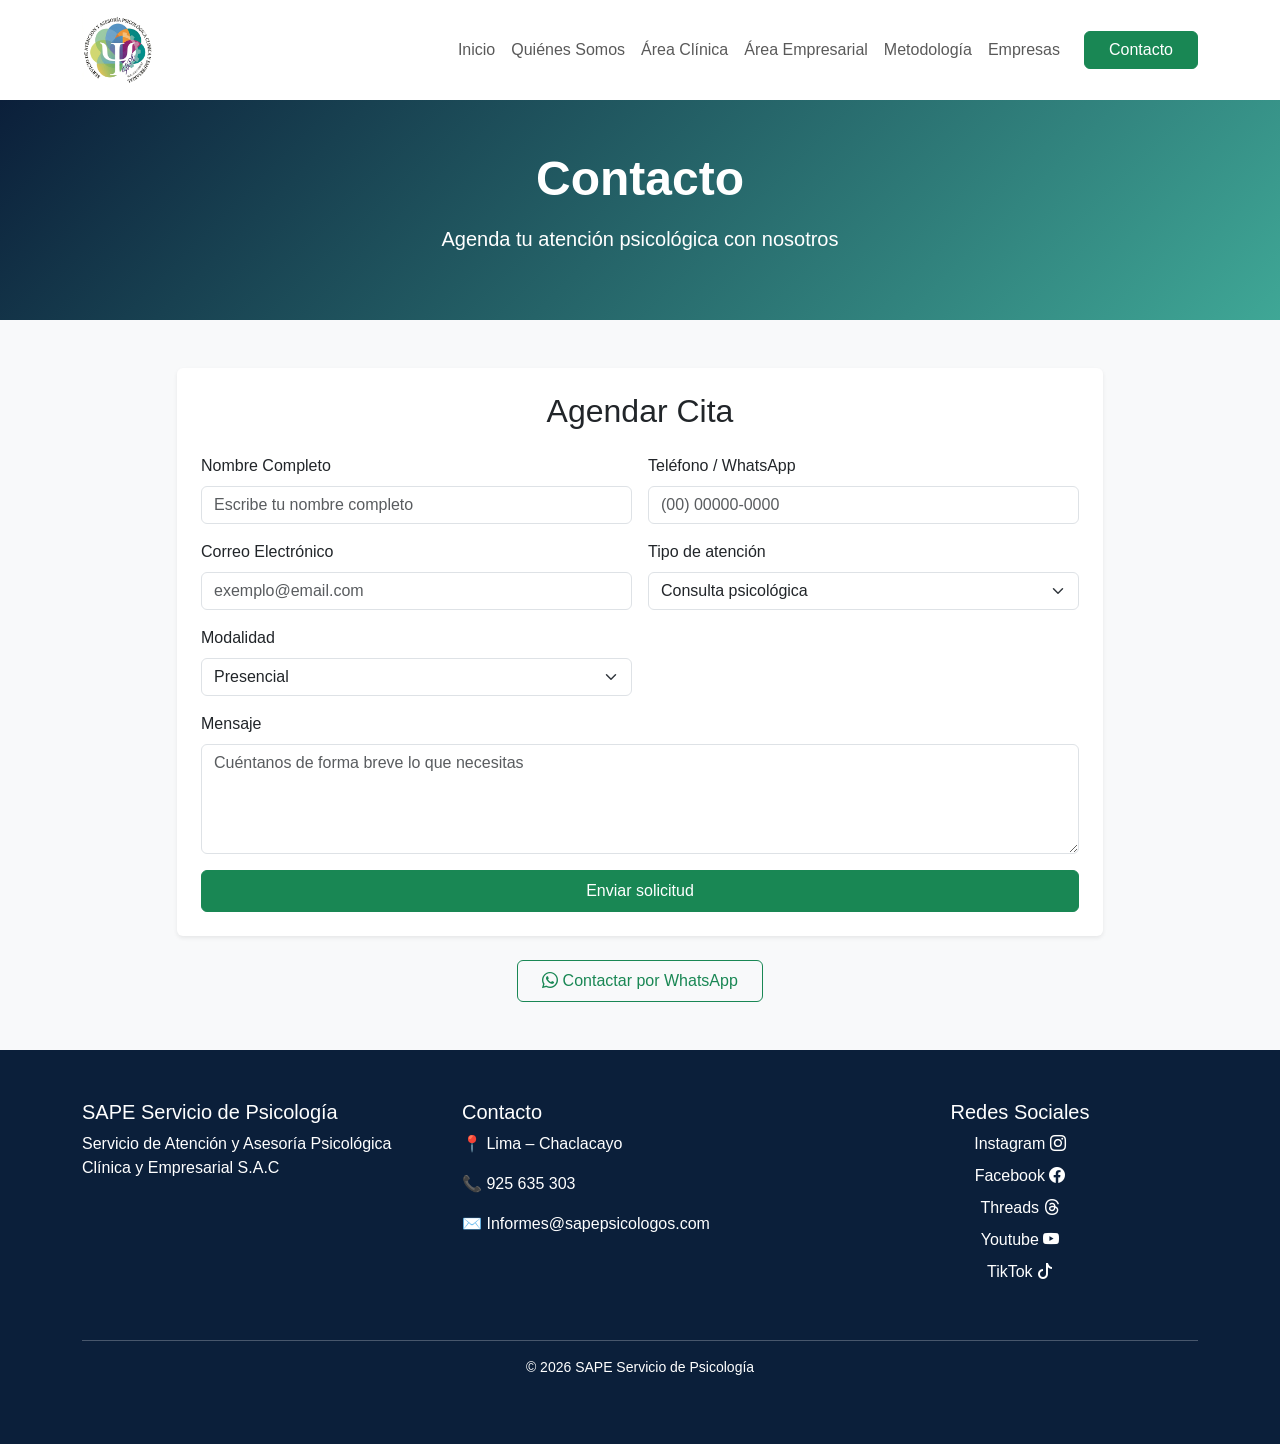
<file: contacto.html>
<!DOCTYPE html> 
<html lang="es">

<head>
  <meta charset="UTF-8">
  <meta name="viewport" content="width=device-width, initial-scale=1.0">
  <title>Contacto | SAPE</title>

  <!-- Bootstrap -->
  <link href="https://cdn.jsdelivr.net/npm/bootstrap@5.3.0/dist/css/bootstrap.min.css" rel="stylesheet">

  <!-- Bootstrap Icons -->
  <link href="https://cdn.jsdelivr.net/npm/bootstrap-icons@1.11.3/font/bootstrap-icons.css" rel="stylesheet">

  <link rel="stylesheet" href="css/styles.css">
</head>

<body>

<!-- HEADER -->
<header class="header">
  <div class="container">
    <nav class="navbar navbar-expand-lg">
      <a class="navbar-brand" href="index.html">
        <img src="assets/img/logo-sape.jpeg" class="logo-img">
      </a>

      <button class="navbar-toggler" type="button" data-bs-toggle="collapse" data-bs-target="#menu">
        ☰
      </button>

      <div class="collapse navbar-collapse" id="menu">
        <ul class="navbar-nav ms-auto">
          <li class="nav-item"><a class="nav-link" href="index.html">Inicio</a></li>
          <li class="nav-item"><a class="nav-link" href="quienes-somos.html">Quiénes Somos</a></li>
          <li class="nav-item"><a class="nav-link" href="area-clinica.html">Área Clínica</a></li>
          <li class="nav-item"><a class="nav-link" href="area-empresarial.html">Área Empresarial</a></li>
          <li class="nav-item"><a class="nav-link" href="metodologia.html">Metodología</a></li>
          <li class="nav-item"><a class="nav-link" href="empresas.html">Empresas</a></li>
          <li class="nav-item">
            <a class="btn btn-success ms-lg-3 px-4" href="contacto.html">Contacto</a>
          </li>
        </ul>
      </div>
    </nav>
  </div>
</header>

<!-- HERO -->
<section class="hero-empresarial text-white d-flex align-items-center">
  <div class="container text-center">
    <h1 class="fw-bold display-5">Contacto</h1>
    <p class="lead mt-3">Agenda tu atención psicológica con nosotros</p>
  </div>
</section>

<!-- FORMULARIO -->
<section class="py-5 bg-light">
  <div class="container">

    <div class="row justify-content-center">
      <div class="col-lg-12 col-xl-10">

        <div class="card shadow-sm border-0 p-4 contact-card">

          <h2 class="text-center mb-4">Agendar Cita</h2>

        <form class="form-contato row g-3"
          action="enviar.php" 
          method="POST" 
          id="formulario">

            <div class="col-md-6">
              <label class="form-label">Nombre Completo</label>
              <input type="text" class="form-control" name="nombre" placeholder="Escribe tu nombre completo" required>
            </div>

            <div class="col-md-6">
              <label class="form-label">Teléfono / WhatsApp</label>
              <input type="tel" class="form-control" name="telefono" placeholder="(00) 00000-0000" required>
            </div>

            <div class="col-md-6">
              <label class="form-label">Correo Electrónico</label>
              <input type="email" class="form-control" name="correo" placeholder="exemplo@email.com">
            </div>

            <div class="col-md-6">
              <label class="form-label">Tipo de atención</label>
              <select class="form-select" name="tipo_atencion">
                <option>Consulta psicológica</option>
                <option>Terapia individual</option>
                <option>Terapia de pareja</option>
                <option>Atención empresarial</option>
              </select>
            </div>

            <div class="col-md-6">
              <label class="form-label">Modalidad</label>
              <select class="form-select" name="modalidad">
                <option>Presencial</option>
                <option>Virtual</option>
              </select>
            </div>

            <div class="col-12">
              <label class="form-label">Mensaje</label>
              <textarea class="form-control" name="mensaje" rows="4" placeholder="Cuéntanos de forma breve lo que necesitas"></textarea>
            </div>

            <div class="col-12">
              <button type="submit" class="btn btn-success w-100 py-2">
                Enviar solicitud
              </button>
            </div>

          </form>

          <p id="mensaje-exito" style="display:none; text-align:center; margin-top:20px; color:green;">
            ✅ Solicitud enviada correctamente. Nos pondremos en contacto contigo.
          </p>

        </div>

        <!-- WHATSAPP -->
        <div class="text-center mt-4">
          <a href="https://wa.me/51925635303"
          class="btn btn-outline-success px-4 py-2"
          target="_blank">
            <i class="bi bi-whatsapp"></i> Contactar por WhatsApp
          </a>
        </div>

      </div>
    </div>

  </div>
</section>

<!-- FOOTER -->
<footer class="footer">
      <div class="container">
        <div class="row g-4">
          <div class="col-lg-4">
            <h5>SAPE Servicio de Psicología</h5>

            <p>
              Servicio de Atención y Asesoría Psicológica Clínica y Empresarial
              S.A.C
            </p>
          </div>

          <div class="col-lg-4">
            <h5>Contacto</h5>

            <p>📍 Lima – Chaclacayo</p>

            <p>📞 925 635 303</p>

            <p>✉️ Informes@sapepsicologos.com</p>
          </div>

          <div class="col-lg-4 text-center">
            <h5>Redes Sociales</h5>

            <a href="https://www.instagram.com/sapepsicologia" target="_blank">Instagram
            <i class="bi bi-instagram"></i>
            </a>

            <a href="https://www.facebook.com/sapepsicologos" target="_blank">Facebook
            <i class="bi bi-facebook"></i>
            </a>

            <a href="https://threads.net/@sapepsicologia" target="_blank">Threads
            <i class="bi bi-threads"></i>
            </a>

            <a href="https://www.youtube.com/@sapepsicologos" target="_blank">Youtube
            <i class="bi bi-youtube"></i>
            </a>
          
            <a href="https://www.tiktok.com/@sapepsicologos" target="_blank">TikTok
            <i class="bi bi-tiktok"></i>
            </a>
              
          </div>
        </div>

        <hr class="mt-5" />

        <p class="text-center small">© 2026 SAPE Servicio de Psicología</p>
       
      </div>
    </footer>

    <script src="https://cdn.jsdelivr.net/npm/bootstrap@5.3.8/dist/js/bootstrap.bundle.min.js"></script>
    <script src="js/main.js"></script>
  </body>
</html>
</file>
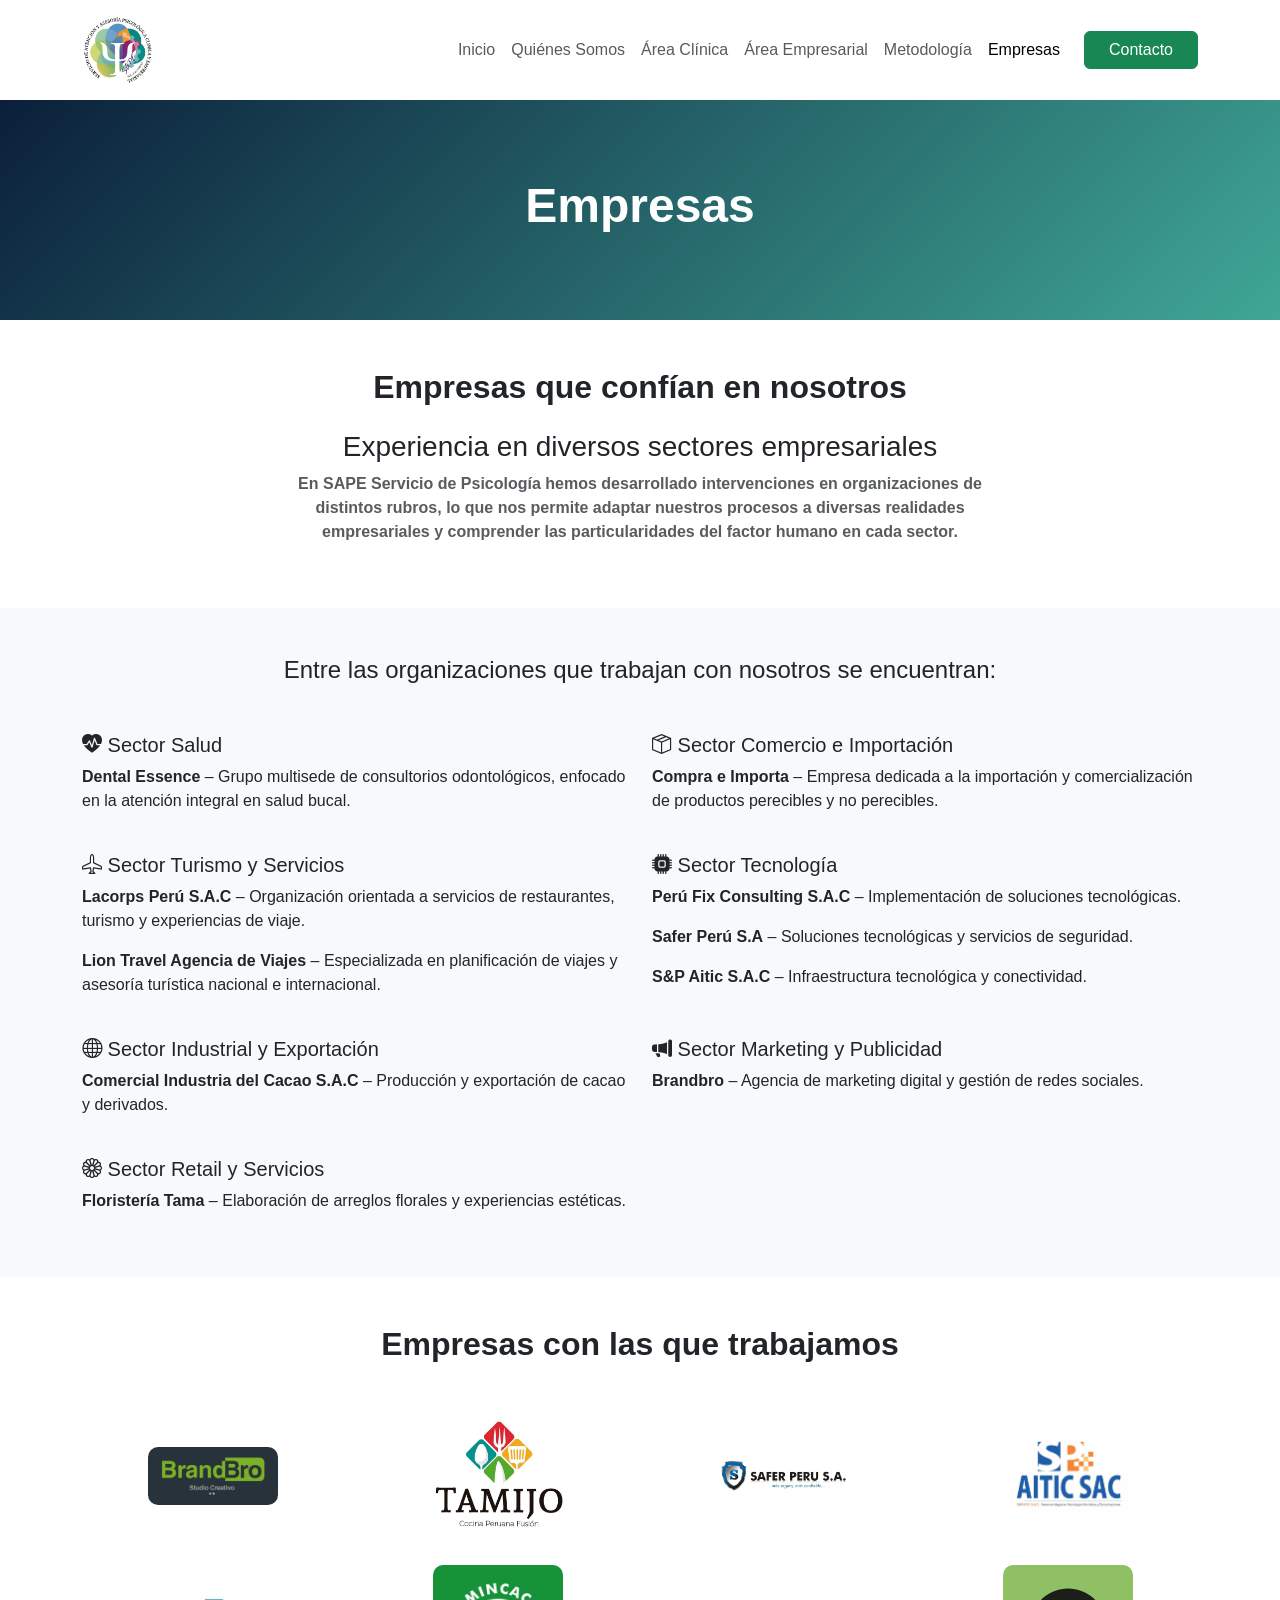
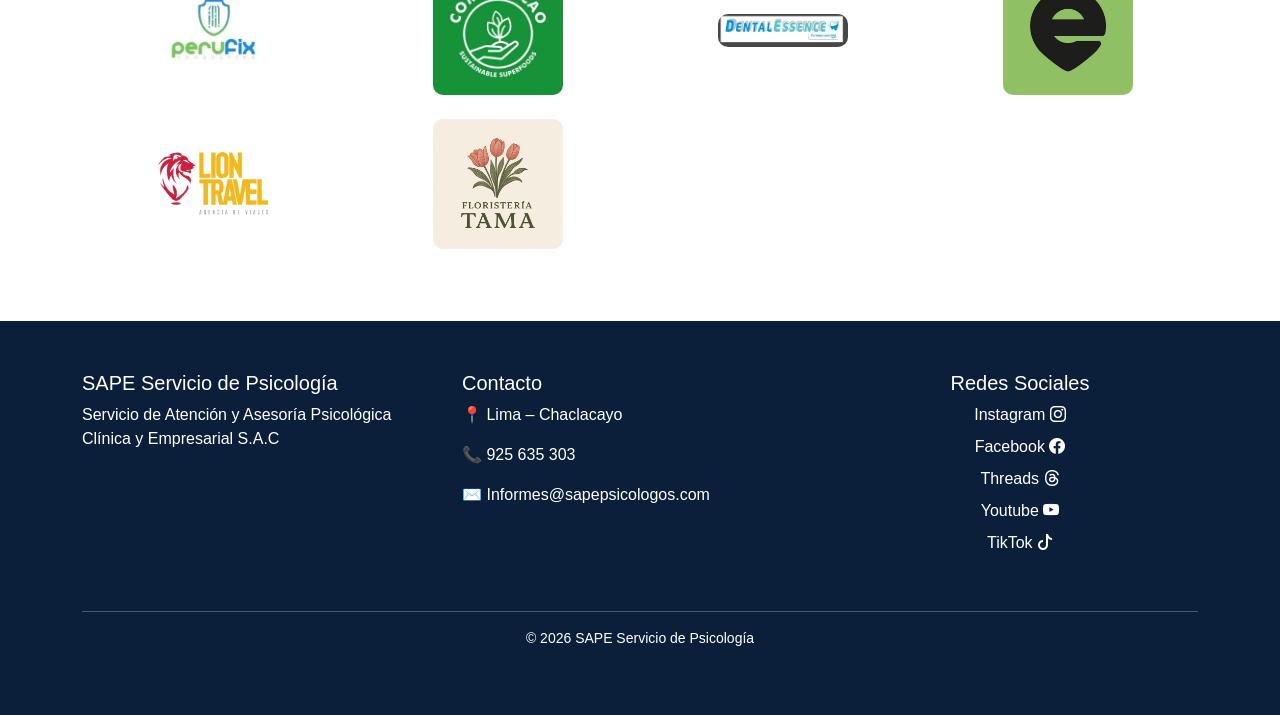
<file: empresas.html>
<!DOCTYPE html>
<html lang="es">

<head>
<meta charset="UTF-8">
<meta name="viewport" content="width=device-width, initial-scale=1.0">

<title>Empresas | SAPE</title>

<!-- Bootstrap -->
<link href="https://cdn.jsdelivr.net/npm/bootstrap@5.3.0/dist/css/bootstrap.min.css" rel="stylesheet">

<!-- Bootstrap Icons -->
<link href="https://cdn.jsdelivr.net/npm/bootstrap-icons@1.11.3/font/bootstrap-icons.css" rel="stylesheet">

<!-- CSS -->
<link rel="stylesheet" href="css/styles.css">

</head>

<body>

<!-- HEADER -->
<header class="header">
  <div class="container">

    <nav class="navbar navbar-expand-lg">

      <a class="navbar-brand" href="index.html">
        <img src="assets/img/logo-sape.jpeg" alt="Logo SAPE" class="logo-img">
      </a>

      <button class="navbar-toggler" type="button" data-bs-toggle="collapse" data-bs-target="#menu">
        ☰
      </button>

      <div class="collapse navbar-collapse" id="menu">
        <ul class="navbar-nav ms-auto">
          <li class="nav-item"><a class="nav-link" href="index.html">Inicio</a></li>
          <li class="nav-item"><a class="nav-link" href="quienes-somos.html">Quiénes Somos</a></li>
          <li class="nav-item"><a class="nav-link" href="area-clinica.html">Área Clínica</a></li>
          <li class="nav-item"><a class="nav-link" href="area-empresarial.html">Área Empresarial</a></li>
          <li class="nav-item"><a class="nav-link" href="metodologia.html">Metodología</a></li>
          <li class="nav-item"><a class="nav-link active" href="empresas.html">Empresas</a></li>
          <li class="nav-item">
            <a class="btn btn-success ms-lg-3 px-4" href="contacto.html">Contacto</a>
          </li>
        </ul>
      </div>

    </nav>

  </div>
</header>

<!-- HERO -->
<section class="hero-empresarial text-white d-flex align-items-center">
  <div class="container text-center">
    <h1 class="fw-bold display-5">Empresas</h1>
  </div>
</section>

<!-- INTRO -->
<section class="py-5">
  <div class="container">
    <div class="col-lg-8 mx-auto text-center">

      <h2 class="fw-bold mb-4">Empresas que confían en nosotros</h2>
      <h3 class="col-lg8 mx-auto text-center">Experiencia en diversos sectores empresariales</h3>

      <p class="fw-bold text-muted">
        En SAPE Servicio de Psicología hemos desarrollado intervenciones en organizaciones de distintos rubros, lo que nos permite adaptar nuestros procesos a diversas realidades empresariales y comprender las particularidades del factor humano en cada sector.
      </p>

    </div>
  </div>
</section>

<!-- LISTA DE EMPRESAS (MEJORADA EN TARJETAS) -->
<!-- EMPRESAS POR SECTORES -->
<section class="py-5 bg-light">
  <div class="container">

    <div class="col-lg-10 mx-auto text-center mb-5">
      <h4>Entre las organizaciones que trabajan con nosotros se encuentran:</h4>
    </div>

    <div class="row g-4">

      <!-- Sector Salud -->
      <div class="col-md-6">
        <div class="sector-card h-100">
          <h5><i class="bi bi-heart-pulse-fill"></i> Sector Salud</h5>
          <p><strong>Dental Essence</strong> – Grupo multisede de consultorios odontológicos, enfocado en la atención integral en salud bucal.</p>
        </div>
      </div>

      <!-- Comercio -->
      <div class="col-md-6">
        <div class="sector-card h-100">
          <h5><i class="bi bi-box-seam"></i> Sector Comercio e Importación</h5>
          <p><strong>Compra e Importa</strong> – Empresa dedicada a la importación y comercialización de productos perecibles y no perecibles.</p>
        </div>
      </div>

      <!-- Turismo -->
      <div class="col-md-6">
        <div class="sector-card h-100">
          <h5><i class="bi bi-airplane"></i> Sector Turismo y Servicios</h5>
          <p><strong>Lacorps Perú S.A.C</strong> – Organización orientada a servicios de restaurantes, turismo y experiencias de viaje.</p>
          <p><strong>Lion Travel Agencia de Viajes</strong> – Especializada en planificación de viajes y asesoría turística nacional e internacional.</p>
        </div>
      </div>

      <!-- Tecnología -->
      <div class="col-md-6">
        <div class="sector-card h-100">
          <h5><i class="bi bi-cpu-fill"></i> Sector Tecnología</h5>
          <p><strong>Perú Fix Consulting S.A.C</strong> – Implementación de soluciones tecnológicas.</p>
          <p><strong>Safer Perú S.A</strong> – Soluciones tecnológicas y servicios de seguridad.</p>
          <p><strong>S&P Aitic S.A.C</strong> – Infraestructura tecnológica y conectividad.</p>
        </div>
      </div>

      <!-- Industrial -->
      <div class="col-md-6">
        <div class="sector-card h-100">
          <h5><i class="bi bi-globe"></i> Sector Industrial y Exportación</h5>
          <p><strong>Comercial Industria del Cacao S.A.C</strong> – Producción y exportación de cacao y derivados.</p>
        </div>
      </div>

      <!-- Marketing -->
      <div class="col-md-6">
        <div class="sector-card h-100">
          <h5><i class="bi bi-megaphone-fill"></i> Sector Marketing y Publicidad</h5>
          <p><strong>Brandbro</strong> – Agencia de marketing digital y gestión de redes sociales.</p>
        </div>
      </div>

      <!-- Retail -->
      <div class="col-md-6">
        <div class="sector-card h-100">
          <h5><i class="bi bi-flower1"></i> Sector Retail y Servicios</h5>
          <p><strong>Floristería Tama</strong> – Elaboración de arreglos florales y experiencias estéticas.</p>
        </div>
      </div>

    </div>
  </div>
</section>

<!-- LOGOS -->
<section class="py-5">
  <div class="container">

    <h2 class="text-center fw-bold mb-5">Empresas con las que trabajamos</h2>

    <div class="row text-center align-items-center">

      <div class="col-6 col-md-3 mb-4">
        <img src="assets/img/client1.jpeg" class="img-fluid client-logo"/>
      </div>

      <div class="col-6 col-md-3 mb-4">
        <img src="assets/img/client2.jpeg" class="img-fluid client-logo"/>
      </div>

      <div class="col-6 col-md-3 mb-4">
        <img src="assets/img/client3.jpeg" class="img-fluid client-logo"/>
      </div>

      <div class="col-6 col-md-3 mb-4">
        <img src="assets/img/client4.jpeg" class="img-fluid client-logo"/>
      </div>

      <div class="col-6 col-md-3 mb-4">
        <img src="assets/img/client5.jpeg" class="img-fluid client-logo"/>
      </div>

      <div class="col-6 col-md-3 mb-4">
        <img src="assets/img/client6.jpeg" class="img-fluid client-logo"/>
      </div>

      <div class="col-6 col-md-3 mb-4">
        <img src="assets/img/client7.jpeg" class="img-fluid client-logo"/>
      </div>

      <div class="col-6 col-md-3 mb-4">
        <img src="assets/img/client8.jpeg" class="img-fluid client-logo"/>
      </div>

      <div class="col-6 col-md-3 mb-4">
        <img src="assets/img/client9.jpeg" class="img-fluid client-logo"/>
      </div>

      <div class="col-6 col-md-3 mb-4">
        <img src="assets/img/client10.jpeg" class="img-fluid client-logo"/>
      </div>

    </div>

  </div>
</section>

<!-- FOOTER -->
<footer class="footer">
  <div class="container">
    <div class="row g-4">

      <div class="col-lg-4">
        <h5>SAPE Servicio de Psicología</h5>
        <p>
          Servicio de Atención y Asesoría Psicológica Clínica y Empresarial
          S.A.C
        </p>
      </div>

      <div class="col-lg-4">
        <h5>Contacto</h5>
        <p>📍 Lima – Chaclacayo</p>
        <p>📞 925 635 303</p>
        <p>✉️ Informes@sapepsicologos.com</p>
      </div>

      <div class="col-lg-4 text-center">
        <h5>Redes Sociales</h5>

        <a href="https://www.instagram.com/sapepsicologia" target="_blank">Instagram <i class="bi bi-instagram"></i></a>
        <a href="https://www.facebook.com/sapepsicologos" target="_blank">Facebook <i class="bi bi-facebook"></i></a>
        <a href="https://threads.net/@sapepsicologia" target="_blank">Threads <i class="bi bi-threads"></i></a>
        <a href="https://www.youtube.com/@sapepsicologos" target="_blank">Youtube <i class="bi bi-youtube"></i></a>
        <a href="https://www.tiktok.com/@sapepsicologos" target="_blank">TikTok <i class="bi bi-tiktok"></i></a>

      </div>

    </div>

    <hr class="mt-5" />
    <p class="text-center small">© 2026 SAPE Servicio de Psicología</p>

  </div>
</footer>

<script src="https://cdn.jsdelivr.net/npm/bootstrap@5.3.8/dist/js/bootstrap.bundle.min.js"></script>
<script src="js/main.js"></script>

</body>
</html>
</file>
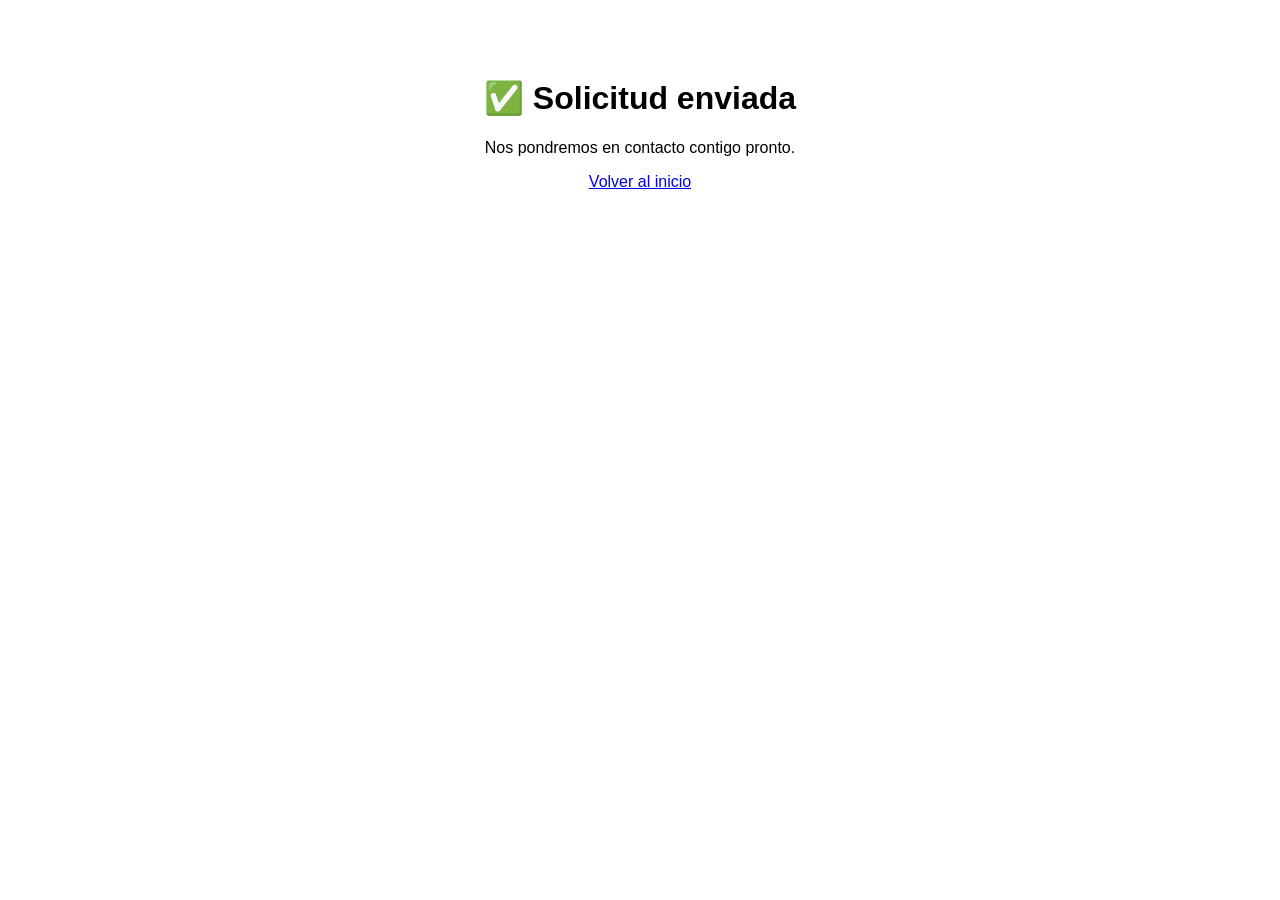
<file: gracias.html>
<!DOCTYPE html>
<html lang="es">
<head>
  <meta charset="UTF-8">
  <title>Gracias</title>
</head>
<body style="text-align:center; padding:50px; font-family:sans-serif;">
  <h1>✅ Solicitud enviada</h1>
  <p>Nos pondremos en contacto contigo pronto.</p>
  <a href="index.html">Volver al inicio</a>
</body>
</html>
</file>
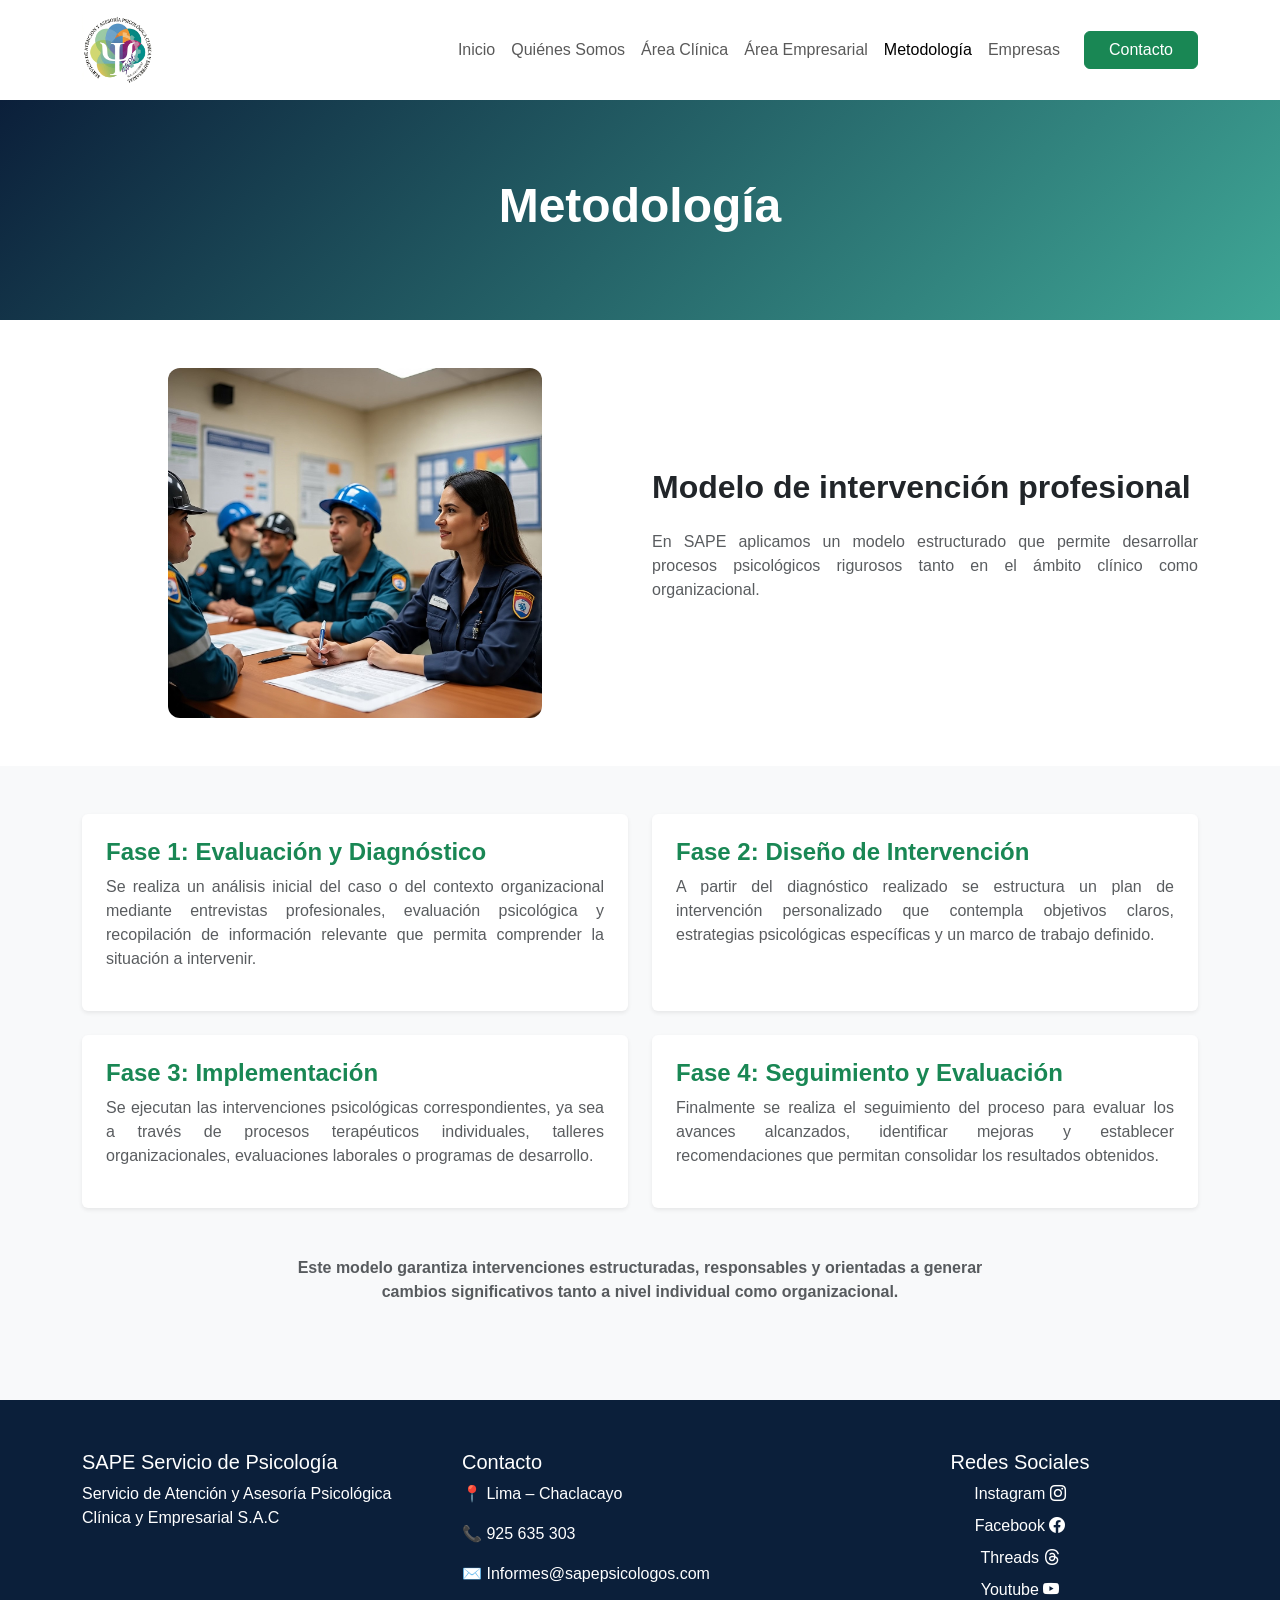
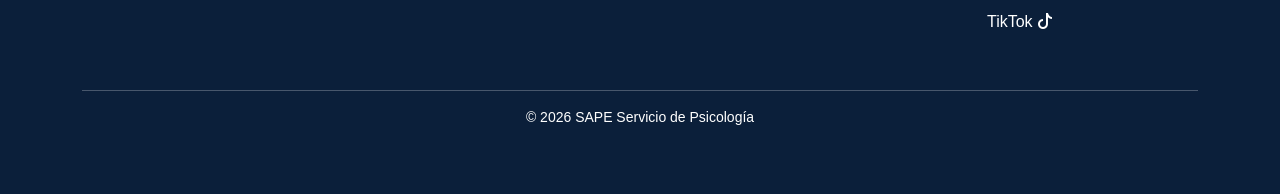
<file: metodologia.html>
<!DOCTYPE html>
<html lang="es">

<head>
  <meta charset="UTF-8">
  <meta name="viewport" content="width=device-width, initial-scale=1.0">
  <title>Metodología | SAPE</title>

  <!-- Bootstrap -->
  <link href="https://cdn.jsdelivr.net/npm/bootstrap@5.3.0/dist/css/bootstrap.min.css" rel="stylesheet">

  <!-- Bootstrap Icons -->
  <link href="https://cdn.jsdelivr.net/npm/bootstrap-icons@1.11.3/font/bootstrap-icons.css" rel="stylesheet">

  <!-- CSS -->
  <link rel="stylesheet" href="css/styles.css">
</head>

<body>

<!-- HEADER -->
<header class="header">
  <div class="container">

    <nav class="navbar navbar-expand-lg">
      <a class="navbar-brand" href="index.html">
        <img src="assets/img/logo-sape.jpeg" class="logo-img">
      </a>

      <button class="navbar-toggler" type="button" data-bs-toggle="collapse" data-bs-target="#menu">
        ☰
      </button>

      <div class="collapse navbar-collapse" id="menu">
        <ul class="navbar-nav ms-auto">
          <li class="nav-item"><a class="nav-link" href="index.html">Inicio</a></li>
          <li class="nav-item"><a class="nav-link" href="quienes-somos.html">Quiénes Somos</a></li>
          <li class="nav-item"><a class="nav-link" href="area-clinica.html">Área Clínica</a></li>
          <li class="nav-item"><a class="nav-link" href="area-empresarial.html">Área Empresarial</a></li>
          <li class="nav-item"><a class="nav-link active" href="metodologia.html">Metodología</a></li>
          <li class="nav-item"><a class="nav-link" href="empresas.html">Empresas</a></li>
          <li class="nav-item">
            <a class="btn btn-success ms-lg-3 px-4" href="contacto.html">Contacto</a>
          </li>
        </ul>
      </div>
    </nav>

  </div>
</header>

<!-- HERO -->
<section class="hero-empresarial text-white d-flex align-items-center">
  <div class="container text-center">
    <h1 class="fw-bold display-5">Metodología</h1>
  </div>
</section>

<section class="py-5">
  <div class="container">
    <div class="row align-items-center">

      <!-- IMAGEN -->
      <div class="col-lg-6 text-center mb-4 mb-lg-0">
        <img src="assets/img/metodologia.jpeg" class="img-fluid metodologia-img">
      </div>

      <!-- TEXTO -->
      <div class="col-lg-6">
        <h2 class="fw-bold mb-4">Modelo de intervención profesional</h2>

        <p class="texto-justificado text-muted">
          En SAPE aplicamos un modelo estructurado que permite desarrollar procesos
          psicológicos rigurosos tanto en el ámbito clínico como organizacional.
        </p>
      </div>

    </div>
  </div>
</section>

<!-- FASES -->
<section class="py-5 bg-light">
  <div class="container">

    <div class="row">

      <!-- Fase 1 -->
      <div class="col-md-6 mb-4">
        <div class="p-4 bg-white shadow-sm h-100 rounded">
          <h4 class="fw-bold text-success">Fase 1: Evaluación y Diagnóstico</h4>
          <p class="texto-justificado text-muted">
            Se realiza un análisis inicial del caso o del contexto organizacional
            mediante entrevistas profesionales, evaluación psicológica y recopilación de información relevante que permita comprender la situación a intervenir.
          </p>
        </div>
      </div>

      <!-- Fase 2 -->
      <div class="col-md-6 mb-4">
        <div class="p-4 bg-white shadow-sm h-100 rounded">
          <h4 class="fw-bold text-success">Fase 2: Diseño de Intervención</h4>
          <p class="texto-justificado text-muted">
            A partir del diagnóstico realizado se estructura un plan de intervención personalizado que
            contempla objetivos claros, estrategias psicológicas específicas y un marco de trabajo definido.
          </p>
        </div>
      </div>

      <!-- Fase 3 -->
      <div class="col-md-6 mb-4">
        <div class="p-4 bg-white shadow-sm h-100 rounded">
          <h4 class="fw-bold text-success">Fase 3: Implementación</h4>
          <p class="texto-justificado text-muted">
            Se ejecutan las intervenciones psicológicas correspondientes, ya sea a través de procesos
            terapéuticos individuales, talleres organizacionales, evaluaciones laborales o programas de desarrollo.
          </p>
        </div>
      </div>

      <!-- Fase 4 -->
      <div class="col-md-6 mb-4">
        <div class="p-4 bg-white shadow-sm h-100 rounded">
          <h4 class="fw-bold text-success">Fase 4: Seguimiento y Evaluación</h4>
          <p class="texto-justificado text-muted">
            Finalmente se realiza el seguimiento del proceso para evaluar los avances alcanzados, 
            identificar mejoras y establecer recomendaciones que permitan consolidar los resultados obtenidos.
          </p>
        </div>
      </div>

    </div>

    <!-- TEXTO FINAL -->
    <div class="col-lg-8 mx-auto text-center mt-4">
      <p class="fw-bold text-muted mb-5">
        Este modelo garantiza intervenciones estructuradas, responsables y orientadas a generar cambios significativos tanto a nivel individual como organizacional.
      </p>
    </div>

  </div>
</section>

<!-- FOOTER -->
<footer class="footer">
  <div class="container">
    <div class="row g-4">

      <div class="col-lg-4">
        <h5>SAPE Servicio de Psicología</h5>
        <p>
          Servicio de Atención y Asesoría Psicológica Clínica y Empresarial
          S.A.C
        </p>
      </div>

      <div class="col-lg-4">
        <h5>Contacto</h5>
        <p>📍 Lima – Chaclacayo</p>
        <p>📞 925 635 303</p>
        <p>✉️ Informes@sapepsicologos.com</p>
      </div>

      <div class="col-lg-4 text-center">
        <h5>Redes Sociales</h5>

        <a href="https://www.instagram.com/sapepsicologia" target="_blank">Instagram <i class="bi bi-instagram"></i></a>
        <a href="https://www.facebook.com/sapepsicologos" target="_blank">Facebook <i class="bi bi-facebook"></i></a>
        <a href="https://threads.net/@sapepsicologia" target="_blank">Threads <i class="bi bi-threads"></i></a>
        <a href="https://www.youtube.com/@sapepsicologos" target="_blank">Youtube <i class="bi bi-youtube"></i></a>
        <a href="https://www.tiktok.com/@sapepsicologos" target="_blank">TikTok <i class="bi bi-tiktok"></i></a>

      </div>

    </div>

    <hr class="mt-5" />
    <p class="text-center small">© 2026 SAPE Servicio de Psicología</p>
  </div>
</footer>

<script src="https://cdn.jsdelivr.net/npm/bootstrap@5.3.8/dist/js/bootstrap.bundle.min.js"></script>
<script src="js/main.js"></script>

</body>
</html>
</file>
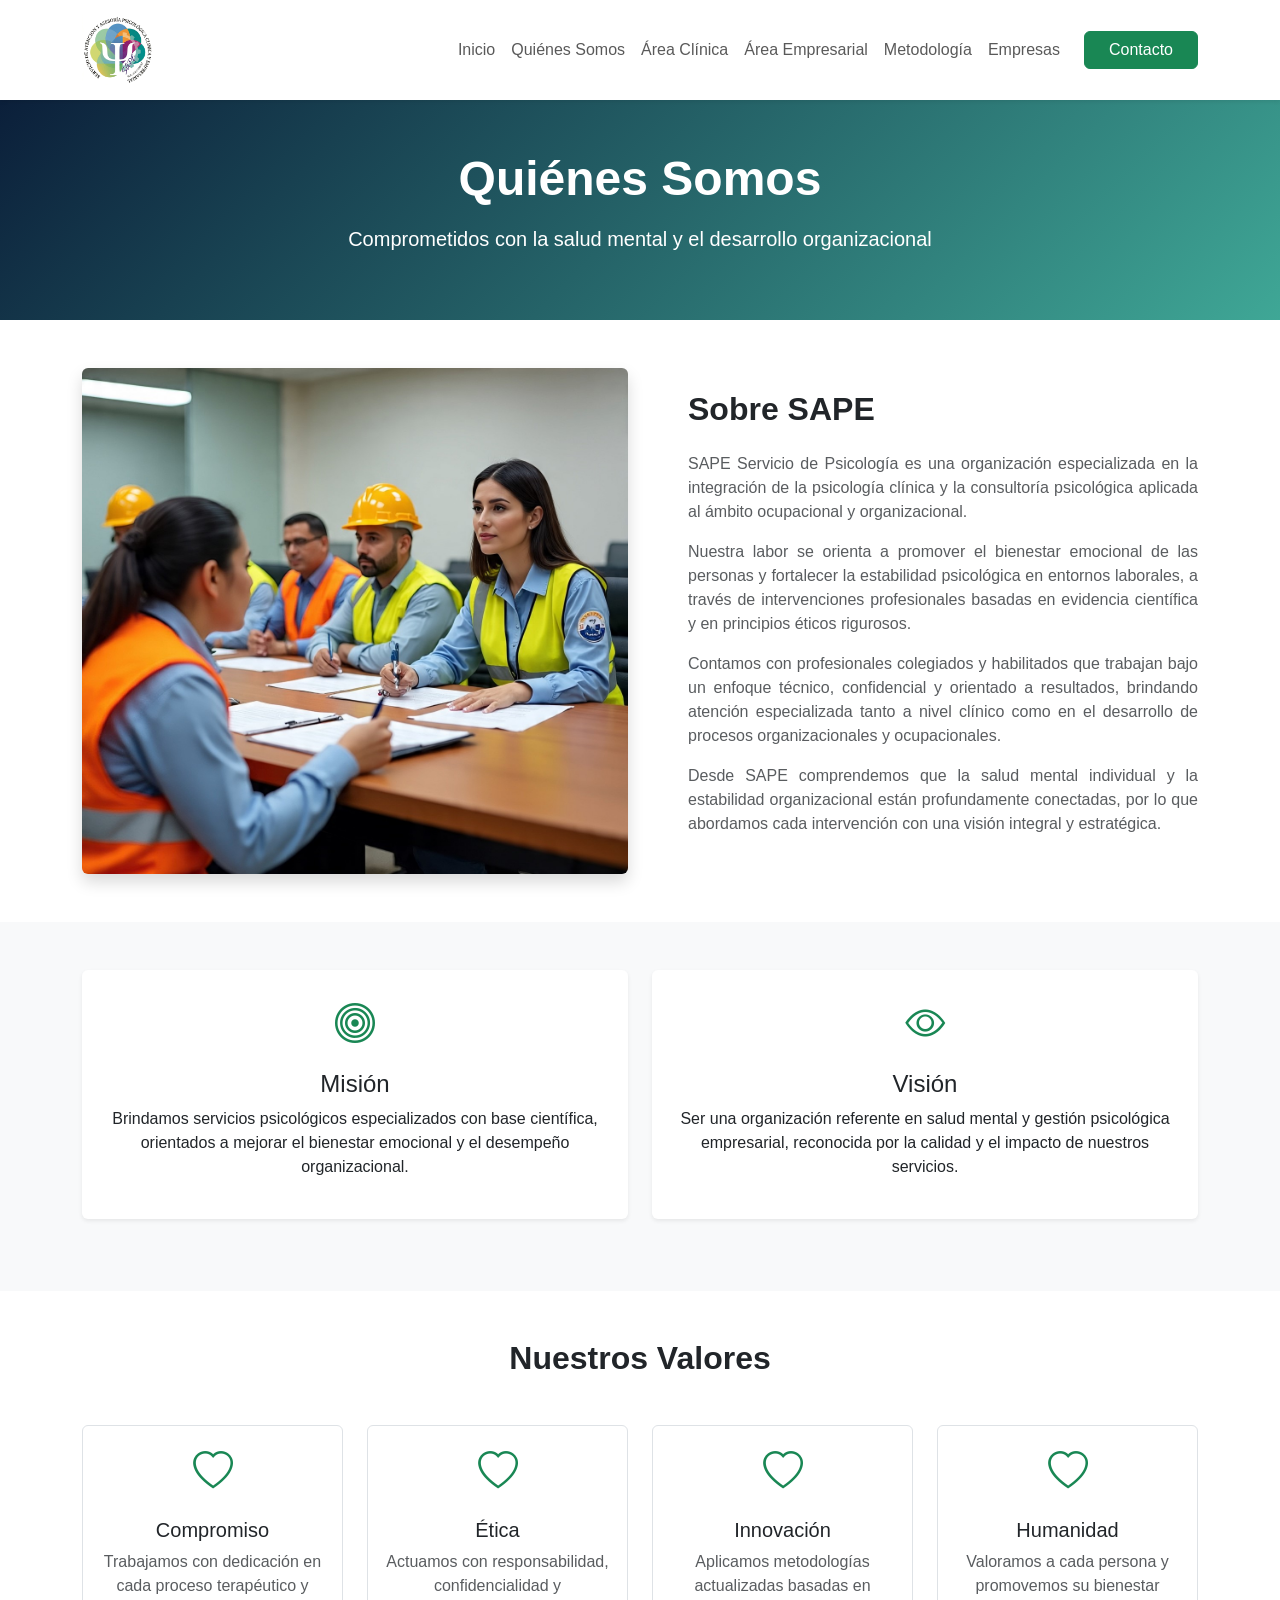
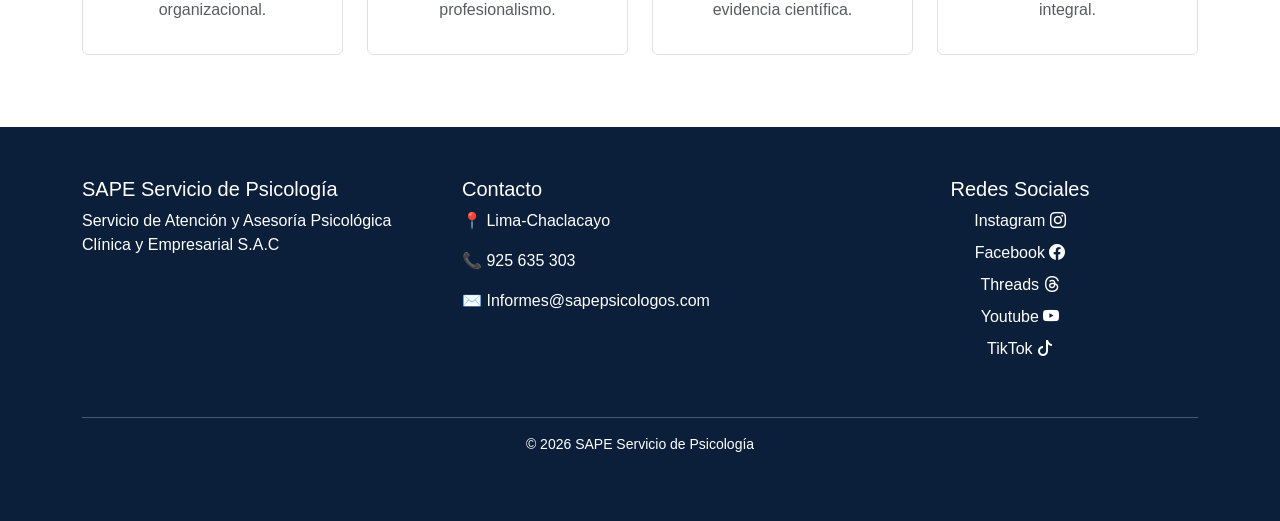
<file: quienes-somos.html>
<!DOCTYPE html>
<html lang="es">
  <head>
    <meta charset="UTF-8">
    <meta name="viewport" content="width=device-width, initial-scale=1.0">
    <title>Quiénes Somos | SAPE</title>

  <!-- Bootstrap -->
    <link 
      href="https://cdn.jsdelivr.net/npm/bootstrap@5.3.0/dist/css/bootstrap.min.css" rel="stylesheet">

  <!-- Bootstrap Icons -->
    <link 
      href="https://cdn.jsdelivr.net/npm/bootstrap-icons@1.11.3/font/bootstrap-icons.css" rel="stylesheet">

  <!-- CSS -->
    <link rel="stylesheet" href="css/styles.css">
  </head>

  <body>

  <!-- NAVBAR -->
  <nav class="navbar navbar-expand-lg navbar-light bg-white shadow-sm">
    <div class="container">
      <a class="navbar-brand" href="index.html">
        <img src="assets/img/logo-sape.jpeg" class="logo-img"/>
      </a>

      <button class="navbar-toggler" type="button" data-bs-toggle="collapse" data-bs-target="#menu">
        <span class="navbar-toggler-icon"></span>

      </button>

      <div class="collapse navbar-collapse" id="menu">
        <ul class="navbar-nav ms-auto">

          <li class="nav-item">
            <a class="nav-link" href="index.html">Inicio</a>
          </li>

          <li class="nav-item">
            <a class="nav-link" href="quienes-somos.html">Quiénes Somos</a>
          </li>

          <li class="nav-item">
            <a class="nav-link" href="area-clinica.html">Área Clínica</a>
          </li>

          <li class="nav-item">
            <a class="nav-link" href="area-empresarial.html">Área Empresarial</a>
          </li>

          <li class="nav-item">
            <a class="nav-link" href="metodologia.html">Metodología</a>
          </li>

          <li class="nav-item">
            <a class="nav-link" href="empresas.html">Empresas</a>
          </li>

          <li class="nav-item">
            <a class="btn btn-success ms-lg-3 px-4" href="contacto.html">Contacto</a>
          </li>

        </ul>
    </div>
  </div>
</nav>

<!-- HERO -->
<section class="hero-quienes text-white d-flex align-items-center">
  <div class="container text-center">
    <h1 class="fw-bold display-5">Quiénes Somos</h1>
    <p class="mt-3 lead">
      Comprometidos con la salud mental y el desarrollo organizacional
    </p>
  </div>
</section>

<!-- SOBRE NOSOTROS -->
<section class="py-5">
  <div class="container">
    <div class="row align-items-center">

      <!-- Imagen -->
      <div class="col-md-6">
        <img src="assets/img/quienessomos.jpeg" class="img-fluid rounded shadow" alt="Equipo SAPE">
      </div>

      <!-- Texto -->
      <div class="col-md-6 ps-md-5">
        <h2 class="fw-bold mb-4">Sobre SAPE</h2>
        <p class="texto-justificado text-muted">
          SAPE Servicio de Psicología es una organización especializada en la integración de la psicología clínica 
          y la consultoría psicológica aplicada al ámbito ocupacional y organizacional.
        </p>
        <p class="texto-justificado text-muted">
          Nuestra labor se orienta a promover el bienestar emocional de las personas y fortalecer la estabilidad psicológica
          en entornos laborales, a través de intervenciones profesionales basadas en evidencia científica y en principios éticos rigurosos.
        </p>
        <p class="texto-justificado text-muted">
          Contamos con profesionales colegiados y habilitados que trabajan bajo un enfoque técnico, confidencial y orientado a resultados, brindando atención 
          especializada tanto a nivel clínico como en el desarrollo de procesos organizacionales y ocupacionales.
        </p>
        <p class="texto-justificado text-muted">
          Desde SAPE comprendemos que la salud mental individual y la estabilidad organizacional están profundamente conectadas, por lo que abordamos cada intervención
          con una visión integral y estratégica.
        </p>
      </div>

    </div>
  </div>
</section>

<!-- MISIÓN Y VISIÓN -->
<section class="py-5 bg-light">
  <div class="container">
    <div class="row text-center">

      <div class="col-md-6 mb-4">
        <div class="p-4 shadow-sm bg-white rounded h-100">
          <i class="bi bi-bullseye fs-1 text-success"></i>
          <h4 class="mt-3">Misión</h4>
          <p>
            Brindamos servicios psicológicos especializados con base científica, orientados a mejorar el bienestar emocional y el desempeño organizacional.
          </p>
        </div>
      </div>

      <div class="col-md-6 mb-4">
        <div class="p-4 shadow-sm bg-white rounded h-100">
          <i class="bi bi-eye fs-1 text-success"></i>
          <h4 class="mt-3">Visión</h4>
          <p>
            Ser una organización referente en salud mental y gestión psicológica empresarial, reconocida por la calidad y el impacto de nuestros servicios.
          </p>
        </div>
      </div>

    </div>
  </div>
</section>

<!-- VALORES -->
<section class="py-5">
  <div class="container text-center">
    <h2 class="fw-bold mb-5">Nuestros Valores</h2>

    <div class="row">

      <div class="col-md-3 mb-4">
        <div class="p-3 border rounded h-100 valor-card">
        <i class="bi bi-heart fs-1 text-success"></i>
        <h5 class="mt-3">Compromiso</h5>
        <p class=" fw-bold-small text-muted">
          Trabajamos con dedicación en cada proceso terapéutico y organizacional.</p>
      </div>
    </div>

      <div class="col-md-3 mb-4">
        <div class="p-3 border rounded h-100 valor-card">
        <i class="bi bi-heart fs-1 text-success"></i>
        <h5 class="mt-3">Ética</h5>
        <p class="fw-bold-small text-muted">
          Actuamos con responsabilidad, confidencialidad y profesionalismo.</p>
      </div>
    </div>

      <div class="col-md-3 mb-4">
        <div class="p-3 border rounded h-100 valor-card">
        <i class="bi bi-heart fs-1 text-success"></i>
        <h5 class="mt-3">Innovación</h5>
        <p class="fw-bold-small text-muted">
          Aplicamos metodologías actualizadas basadas en evidencia científica.</p>
        
      </div>
    </div>

      <div class="col-md-3 mb-4">
        <div class="p-3 border rounded h-100 valor-card">
        <i class="bi bi-heart fs-1 text-success"></i>
        <h5 class="mt-3">Humanidad</h5>
        <p class="sfw-bold-mall text-muted">
          Valoramos a cada persona y promovemos su bienestar integral.</p>
        
      </div>  
    </div>
  </div>
</section>

<!-- FOOTER -->
 <footer class="footer">
      <div class="container">
        <div class="row g-4">
          <div class="col-lg-4">
            <h5>SAPE Servicio de Psicología</h5>

            <p>
              Servicio de Atención y Asesoría Psicológica Clínica y Empresarial
              S.A.C
            </p>
          </div>

          <div class="col-lg-4">
            <h5>Contacto</h5>

            <p>📍 Lima-Chaclacayo</p>

            <p>📞 925 635 303</p>

            <p>✉️ Informes@sapepsicologos.com</p>
          </div>

          <div class="col-lg-4 text-center">
            <h5>Redes Sociales</h5>

            <a href="https://www.instagram.com/sapepsicologia" target="_blank">Instagram
            <i class="bi bi-instagram"></i>
            </a>

            <a href="https://www.facebook.com/sapepsicologos" target="_blank">Facebook
            <i class="bi bi-facebook"></i>
            </a>

            <a href="https://threads.net/@sapepsicologia" target="_blank">Threads
            <i class="bi bi-threads"></i>
            </a>

            <a href="https://www.youtube.com/@sapepsicologos" target="_blank">Youtube
            <i class="bi bi-youtube"></i>
            </a>
          
            <a href="https://www.tiktok.com/@sapepsicologos" target="_blank">TikTok
            <i class="bi bi-tiktok"></i>
            </a>
              
          </div>
        </div>

        <hr class="mt-5" />

        <p class="text-center small">© 2026 SAPE Servicio de Psicología</p>
       
      </div>
    </footer>

    <script src="https://cdn.jsdelivr.net/npm/bootstrap@5.3.8/dist/js/bootstrap.bundle.min.js"></script>
    <script src="js/main.js"></script>
  </body>
</html>
</file>
<file: css/styles.css>
/* ============================= */
/* RESET */
/* ============================= */
* {
  margin: 0;
  padding: 0;
  box-sizing: border-box;
}

html, body {
  overflow-x: hidden;
  width: 100%;
  font-family: Arial, Helvetica, sans-serif;
}

/* ============================= */
/* VARIABLES */
/* ============================= */
:root {
  --azul-principal: #0b1f3a;
  --verde-acento: #3fa796;
  --gris-claro: #f4f6f9;
}

/* ============================= */
/* NAVBAR */
/* ============================= */
.logo-img {
  height: 70px;
  
}

.logo-img:hover {
  transform: scale(1.05);
}

.navbar {
  padding: 10px 0;
  z-index: 1000;
  transition: all 0.3s ease;
}

.navbar .navbar-brand {
  display: flex;
  align-items: center;
}

.navbar-nav {
  align-items: center;
}

.navbar.scrolled {
  background: white;
  box-shadow: 0 10px 20px rgba(0,0,0,0.08);
}

/* ============================= */
/* HERO */
/* ============================= */
.hero {
  background: linear-gradient(135deg, #198754, #157347);
  color: #fff;
  padding: 100px 0;
  display: flex;
  align-items: center;
}

.hero-img {
  width: 100%;
  height: auto;
  display: block;
}

.hero-empresarial,
.hero-quienes,
.hero-clinica {
  background: linear-gradient(135deg, #0b1f3a, #3fa796);
  height: 220px;
  display:flex;
  align-items:center;
  justify-content: center;
  text-align: center;
  color: white;
}

/* ============================= */
/* IMÁGENES */
/* ============================= */
.img-fluid {
  border-radius: 10px;
}

/* ============================= */
/* SERVICES */
/* ============================= */
.service-card {
  background: #fff;
  max-width: 350px;
  margin: auto;
  border-radius: 14px;
  box-shadow: 0 10px 30px rgba(0,0,0,0.06);
  transition: 0.3s;
  padding: 25px;
  text-align: center;
}

.service-card:hover {
  transform: translateY(-8px);
  box-shadow: 0 20px 50px rgba(0,0,0,0.12);
}

.service-card p {
  text-align: justify;
}

.service-card h5 {
  min-height: 60px;
}

.service-card i {
  display: inline-block;
  padding: 15px;
  border-radius: 50%;
  background-color: rgba(25, 135, 84, 0.1);
}

.service-icon {
  font-size: 60px;
}

/* ============================= */
/* CLIENT LOGOS */
/* ============================= */
.client-logo {
  max-width: 130px;
  margin: auto;
  display: block;
  transition: 0.3s;
}

.client-logo:hover {
  transform: scale(1.08);
}

/* ============================= */
/* BENEFITS */
/* ============================= */
.benefit-item {
  display: flex;
  align-items: flex-start;
  gap: 15px;
  margin-bottom: 20px;
}

.benefit-icon {
  min-width: 50px;
  height: 50px;
  background: #198754;
  color: white;
  display:flex;
  align-items: center;
  justify-content: center;
  border-radius: 50%;
}

/* ============================= */
/* STATS */
/* ============================= */
.stats {
  background: #198754;
  color: white;
  padding: 80px 0;
}

.stats h2 {
  font-size: 40px;
  font-weight: bold;
}

/* ============================= */
/* TESTIMONIOS */
/* ============================= */
.testimonial-card {
  background: white;
  padding: 30px;
  border-radius: 14px;
  box-shadow: 0 10px 30px rgba(0,0,0,0.08);
  transition: 0.3s;
}

.testimonial-card:hover {
  transform: translateY(-8px);
  box-shadow: 0 20px 50px rgba(0,0,0,0.15);
}

.testimonial-text {
  font-style: italic;
  color: #555;
}

.testimonial-stars {
  color: #ffc107;
}

.testimonial-author {
  font-weight: 600;
}

/* ============================= */
/* PROBLEMAS */
/* ============================= */
.problema-card {
  background: white;
  padding: 20px;
  text-align: center;
  border-radius: 12px;
  box-shadow: 0 5px 20px rgba(0,0,0,0.08);
  font-weight: 500;
  transition: 0.3s;
}

.problema-card:hover,
.problema-card:active {
  transform: translateY(-5px);
  background-color:#157347;
  color: white;
}

/* ============================= */
/* METODOLOGÍA */
/* ============================= */
.metodologia-img {
  max-width: 100%;
  height: auto;
  border-radius: 12px;
  max-height: 350px;
  object-fit: cover;
}

/* ============================= */
/* TEXTO */
/* ============================= */
.texto-justificado {
  text-align: justify;
}

/* ============================= */
/* CTA */
/* ============================= */
.cta {
  background: var(--verde-acento);
  color: white;
  padding: 80px 0;
}

/* ============================= */
/* FOOTER */
/* ============================= */
.footer {
  background: var(--azul-principal);
  color: white;
  padding: 50px 0;
}

.footer a {
  color: white;
  text-decoration: none;
  display: block;
  margin-bottom: 8px;
}

.footer a:hover {
  color: var(--verde-acento);
}

/* ============================= */
/* ANIMACIONES */
/* ============================= */
.reveal {
  opacity: 1;
  transform: translateY(40px);
  transition: 0.8s;
}

.reveal.active {
  opacity: 1;
  transform: translateY(0);
}

/* ============================= */
/* RESPONSIVE */
/* ============================= */
@media (max-width: 768px) {

  .logo-img {
    height: 55px;
  }

  .hero {
    padding: 60px 20px;
    text-align: center;
  }

  .hero-img {
    margin-top: 20px;
  }

  .hero h1 {
    font-size: 28px;
  }

  .hero-clinica {
    height: 180px;
    padding:20px;
  }

  .hero-clinica h1 {
    font-size: 26px;
  }

  .stats h2 {
    font-size: 30px;
  }

  .reveal {
    transform: none;
  }

  .problema-card {
    margin-bottom: 15px;
    font-size: 15px;
  }
}
</file>
